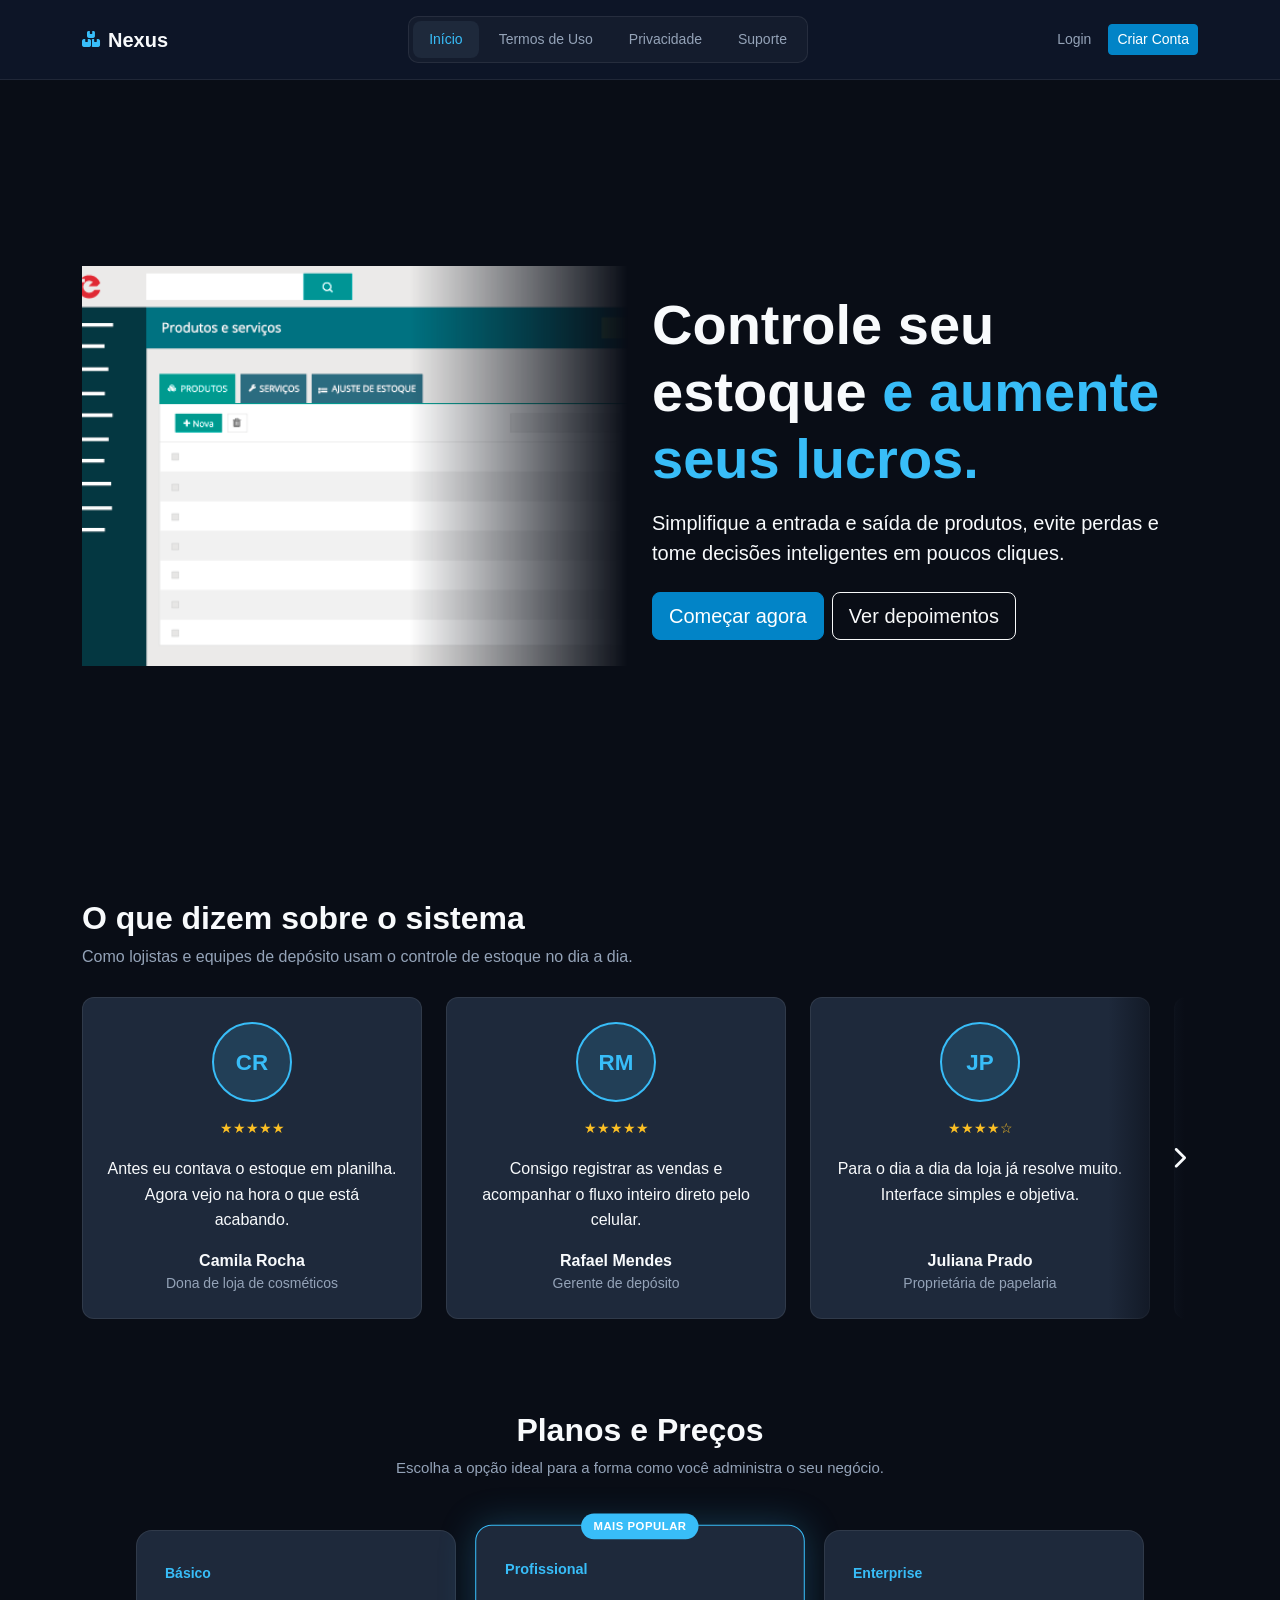
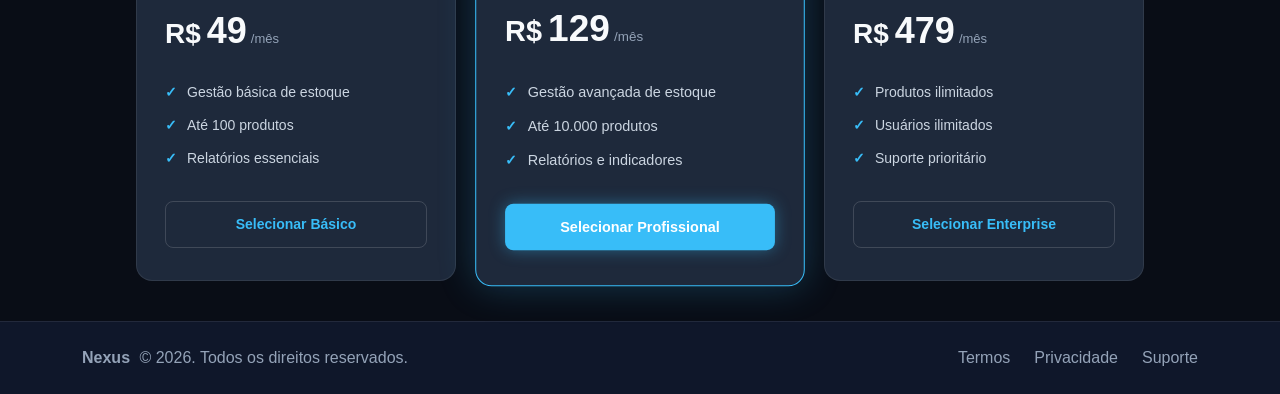
<file: index.html>
<!DOCTYPE html>
<html lang="pt-br">
<head>
    <meta charset="UTF-8"><meta name="viewport" content="width=device-width, initial-scale=1">
    <title>Nexus | Controle de estoque</title>
    <link href="https://cdn.jsdelivr.net/npm/bootstrap@5.3.8/dist/css/bootstrap.min.css" rel="stylesheet">
    <link href="https://cdnjs.cloudflare.com/ajax/libs/font-awesome/6.5.1/css/all.min.css" rel="stylesheet">
    <link href="assets/css/principal.css" rel="stylesheet"><link href="assets/css/planos.css" rel="stylesheet">
    <link href="paginas/depoimentos/depoimentos.css" rel="stylesheet">
</head>
<body class="d-flex flex-column min-vh-100">
    <div data-nexus-header data-base="" data-page="inicio"></div>
    <main class="flex-grow-1">
        <section class="container-xl py-5">
            <div class="row align-items-center min-vh-75"><div class="col-md-6"><div class="hero-image"><img src="assets/img/estoque.png" alt="Sistema de gerenciamento de estoque"></div></div>
            <div class="col-md-6"><h1 class="display-4 fw-bold">Controle seu estoque <span style="color:var(--cor-azul)">e aumente seus lucros.</span></h1><p class="lead mt-3">Simplifique a entrada e saída de produtos, evite perdas e tome decisões inteligentes em poucos cliques.</p><div class="mt-4"><a href="login/cadastro.html" class="btn btn-primary btn-lg me-2">Começar agora</a><a href="#depoimentos" class="btn btn-outline-light btn-lg">Ver depoimentos</a></div></div></div>
        </section>
        <section class="container-xl py-5" id="depoimentos"><h2 class="fw-bold mb-2">O que dizem sobre o sistema</h2><p class="mb-4" style="color:var(--cor-texto-secundario)">Como lojistas e equipes de depósito usam o controle de estoque no dia a dia.</p>
            <div class="feedback-carousel"><button type="button" class="feedback-seta feedback-seta-esq" data-dir="-1" aria-label="Anteriores"><i class="fa-solid fa-chevron-left"></i></button><div class="feedback-trilho" id="feedback-trilho" tabindex="0">
                <figure class="feedback-card dashboard-card p-4 m-0"><span class="feedback-foto feedback-iniciais">CR</span><div class="feedback-stars">★★★★★</div><blockquote class="feedback-texto">Antes eu contava o estoque em planilha. Agora vejo na hora o que está acabando.</blockquote><figcaption><strong>Camila Rocha</strong><small class="d-block" style="color:var(--cor-texto-secundario)">Dona de loja de cosméticos</small></figcaption></figure>
                <figure class="feedback-card dashboard-card p-4 m-0"><span class="feedback-foto feedback-iniciais">RM</span><div class="feedback-stars">★★★★★</div><blockquote class="feedback-texto">Consigo registrar as vendas e acompanhar o fluxo inteiro direto pelo celular.</blockquote><figcaption><strong>Rafael Mendes</strong><small class="d-block" style="color:var(--cor-texto-secundario)">Gerente de depósito</small></figcaption></figure>
                <figure class="feedback-card dashboard-card p-4 m-0"><span class="feedback-foto feedback-iniciais">JP</span><div class="feedback-stars">★★★★☆</div><blockquote class="feedback-texto">Para o dia a dia da loja já resolve muito. Interface simples e objetiva.</blockquote><figcaption><strong>Juliana Prado</strong><small class="d-block" style="color:var(--cor-texto-secundario)">Proprietária de papelaria</small></figcaption></figure>
                <figure class="feedback-card dashboard-card p-4 m-0"><span class="feedback-foto feedback-iniciais">MO</span><div class="feedback-stars">★★★★★</div><blockquote class="feedback-texto">Ver tudo em uma tela só poupou horas de conferência toda semana.</blockquote><figcaption><strong>Marcos Oliveira</strong><small class="d-block" style="color:var(--cor-texto-secundario)">Distribuidor de bebidas</small></figcaption></figure>
            </div><button type="button" class="feedback-seta feedback-seta-dir" data-dir="1" aria-label="Próximos"><i class="fa-solid fa-chevron-right"></i></button></div>
        </section>
        <section class="secao-planos" id="planos"><div class="titulo-secao"><h1>Planos e Preços</h1><p>Escolha a opção ideal para a forma como você administra o seu negócio.</p></div><div class="grid-planos">
            <div class="card-plano"><div class="nome-plano">Básico</div><div class="preco-plano"><span class="moeda">R$</span>49<span class="periodo">/mês</span></div><ul class="lista-recursos"><li>Gestão básica de estoque</li><li>Até 100 produtos</li><li>Relatórios essenciais</li></ul><a href="login/cadastro.html" class="btn-acao outline">Selecionar Básico</a></div>
            <div class="card-plano popular"><div class="badge-popular">MAIS POPULAR</div><div class="nome-plano">Profissional</div><div class="preco-plano"><span class="moeda">R$</span>129<span class="periodo">/mês</span></div><ul class="lista-recursos"><li>Gestão avançada de estoque</li><li>Até 10.000 produtos</li><li>Relatórios e indicadores</li></ul><a href="login/cadastro.html" class="btn-acao filled">Selecionar Profissional</a></div>
            <div class="card-plano"><div class="nome-plano">Enterprise</div><div class="preco-plano"><span class="moeda">R$</span>479<span class="periodo">/mês</span></div><ul class="lista-recursos"><li>Produtos ilimitados</li><li>Usuários ilimitados</li><li>Suporte prioritário</li></ul><a href="login/cadastro.html" class="btn-acao outline">Selecionar Enterprise</a></div>
        </div></section>
    </main>
    <div data-nexus-footer data-base=""></div>
    <script src="https://cdn.jsdelivr.net/npm/bootstrap@5.3.8/dist/js/bootstrap.bundle.min.js"></script>
    <script src="assets/js/database.js"></script><script src="assets/js/app.js"></script><script src="paginas/depoimentos/depoimentos.js"></script>
</body></html>
</file>
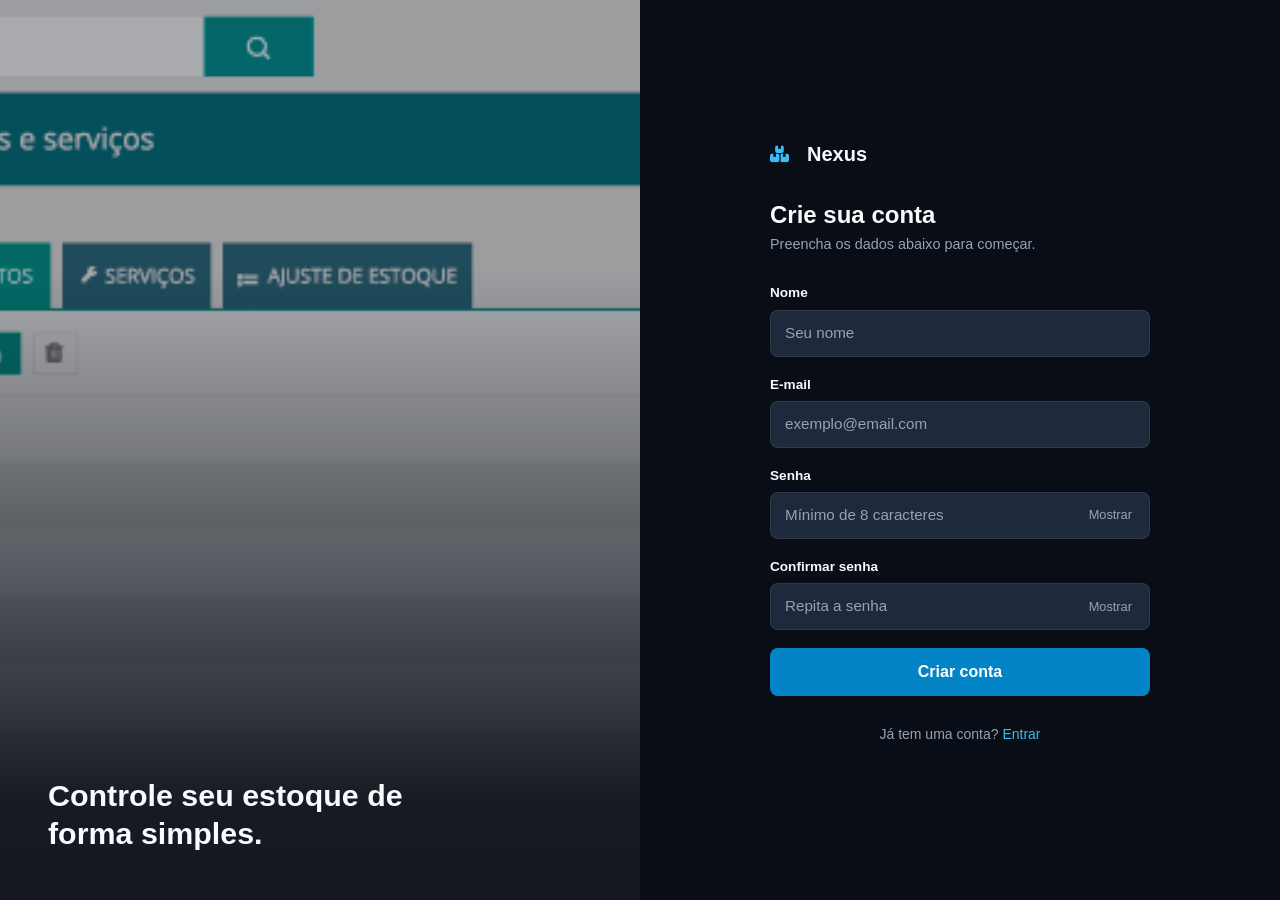
<file: login/cadastro.html>
<!DOCTYPE html>
<html lang="pt-br">
<head>
    <meta charset="UTF-8">
    <meta name="viewport" content="width=device-width, initial-scale=1.0">
    <title>Criar conta | Nexus</title>

    <link href="https://cdn.jsdelivr.net/npm/bootstrap@5.3.8/dist/css/bootstrap.min.css" rel="stylesheet">
    <link href="https://cdnjs.cloudflare.com/ajax/libs/font-awesome/6.5.1/css/all.min.css" rel="stylesheet">
    <link href="../assets/css/principal.css" rel="stylesheet">
    <link href="../assets/css/autenticacao.css" rel="stylesheet">
</head>
<body>

<div class="auth-page">

    <div class="auth-visual">
        <p>Controle seu estoque de forma simples.</p>
    </div>

    <main class="auth-side">
        <div class="auth-box">
            <a href="../index.html" class="auth-logo">
                <div class="logo-icon me-2">
                    <i class="fa-solid fa-boxes-stacked"></i>
                </div>
                <span class="fw-semibold fs-5">Nexus</span>
            </a>

            <h1>Crie sua conta</h1>
            <p class="auth-sub">Preencha os dados abaixo para começar.</p>

            <div id="aviso" class="aviso" role="alert"></div>

            <form action="#" method="post" id="form-cadastro">
                <div class="campo">
                    <label for="nome">Nome</label>
                    <input type="text" id="nome" name="nome" placeholder="Seu nome" autocomplete="name" required>
                </div>

                <div class="campo">
                    <label for="email">E-mail</label>
                    <input type="email" id="email" name="email" placeholder="exemplo@email.com" autocomplete="email" required>
                </div>

                <div class="campo">
                    <label for="senha">Senha</label>
                    <div class="campo-senha">
                        <input type="password" id="senha" name="senha" placeholder="Mínimo de 8 caracteres" minlength="8" autocomplete="new-password" required>
                        <button type="button" class="btn-mostrar" data-alvo="senha">Mostrar</button>
                    </div>
                </div>

                <div class="campo">
                    <label for="confirmar">Confirmar senha</label>
                    <div class="campo-senha">
                        <input type="password" id="confirmar" name="confirmar" placeholder="Repita a senha" autocomplete="new-password" required>
                        <button type="button" class="btn-mostrar" data-alvo="confirmar">Mostrar</button>
                    </div>
                </div>

                <button type="submit" class="btn-auth">Criar conta</button>
            </form>

            <p class="auth-troca">Já tem uma conta? <a href="login.html">Entrar</a></p>
        </div>
    </main>

</div>

<script src="../assets/js/database.js"></script>
<script>
    document.querySelectorAll('.btn-mostrar').forEach(function (btn) {
        btn.addEventListener('click', function () {
            var campo = document.getElementById(btn.dataset.alvo);
            var oculta = campo.type === 'password';
            campo.type = oculta ? 'text' : 'password';
            btn.textContent = oculta ? 'Ocultar' : 'Mostrar';
        });
    });

    var aviso = document.getElementById('aviso');
    function mostrarErro(texto) {
        aviso.textContent = texto;
        aviso.className = 'aviso erro';
    }

    document.getElementById('form-cadastro').addEventListener('submit', function (e) {
        e.preventDefault();
        var nome = document.getElementById('nome').value.trim();
        var email = document.getElementById('email').value.trim();
        var senha = document.getElementById('senha').value;
        var confirmar = document.getElementById('confirmar').value;

        if (!nome || !email || !senha || !confirmar) return mostrarErro('Preencha todos os campos.');
        if (senha.length < 8) return mostrarErro('A senha precisa ter pelo menos 8 caracteres.');
        if (senha !== confirmar) return mostrarErro('As senhas não são iguais.');

        var resultado = NexusDB.registrar(nome, email, senha);
        if (!resultado.ok) return mostrarErro('Já existe uma conta com esse e-mail. Tente entrar.');
        window.location.href = 'login.html?ok=1';
    });
</script>

</body>
</html>
</file>
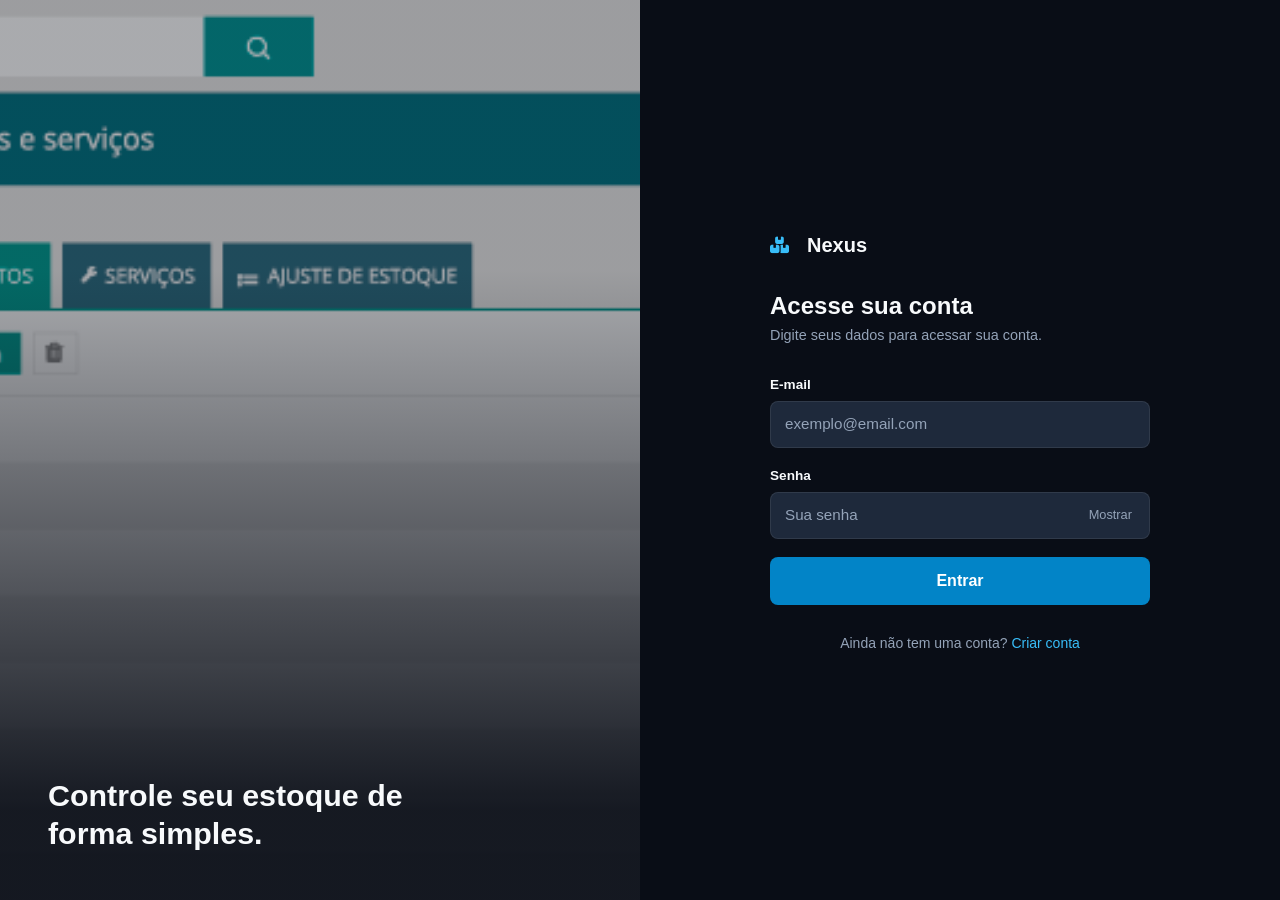
<file: login/login.html>
<!DOCTYPE html>
<html lang="pt-br">
<head>
    <meta charset="UTF-8">
    <meta name="viewport" content="width=device-width, initial-scale=1.0">
    <title>Entrar | Nexus</title>

    <link href="https://cdn.jsdelivr.net/npm/bootstrap@5.3.8/dist/css/bootstrap.min.css" rel="stylesheet">
    <link href="https://cdnjs.cloudflare.com/ajax/libs/font-awesome/6.5.1/css/all.min.css" rel="stylesheet">
    <link href="../assets/css/principal.css" rel="stylesheet">
    <link href="../assets/css/autenticacao.css" rel="stylesheet">
</head>
<body>

<div class="auth-page">

    <div class="auth-visual">
        <p>Controle seu estoque de forma simples.</p>
    </div>

    <main class="auth-side">
        <div class="auth-box">
            <a href="../index.html" class="auth-logo">
                <div class="logo-icon me-2">
                    <i class="fa-solid fa-boxes-stacked"></i>
                </div>
                <span class="fw-semibold fs-5">Nexus</span>
            </a>

            <h1>Acesse sua conta</h1>
            <p class="auth-sub">Digite seus dados para acessar sua conta.</p>

            <div id="aviso" class="aviso" role="alert"></div>

            <form id="form-login">
                <div class="campo">
                    <label for="email">E-mail</label>
                    <input type="email" id="email" name="email" placeholder="exemplo@email.com" autocomplete="email" required>
                </div>

                <div class="campo">
                    <label for="senha">Senha</label>
                    <div class="campo-senha">
                        <input type="password" id="senha" name="senha" placeholder="Sua senha" autocomplete="current-password" required>
                        <button type="button" class="btn-mostrar" data-alvo="senha">Mostrar</button>
                    </div>
                </div>

                <button type="submit" class="btn-auth">Entrar</button>
            </form>

            <p class="auth-troca">Ainda não tem uma conta? <a href="cadastro.html">Criar conta</a></p>
        </div>
    </main>

</div>

<script src="../assets/js/database.js"></script>
<script>
    document.querySelectorAll('.btn-mostrar').forEach(function (btn) {
        btn.addEventListener('click', function () {
            var campo = document.getElementById(btn.dataset.alvo);
            var oculta = campo.type === 'password';
            campo.type = oculta ? 'text' : 'password';
            btn.textContent = oculta ? 'Ocultar' : 'Mostrar';
        });
    });

    var aviso = document.getElementById('aviso');
    var params = new URLSearchParams(window.location.search);
    if (params.has('ok')) {
        aviso.textContent = 'Conta criada! Entre com seu e-mail e senha.';
        aviso.className = 'aviso sucesso';
    }

    document.getElementById('form-login').addEventListener('submit', function (e) {
        e.preventDefault();
        var email = document.getElementById('email').value.trim();
        var senha = document.getElementById('senha').value;
        var sessao = NexusDB.login(email, senha);
        if (!sessao) {
            aviso.textContent = 'E-mail ou senha incorretos.';
            aviso.className = 'aviso erro';
            return;
        }
        window.location.href = '../servicos/workspace.html';
    });
</script>

</body>
</html>
</file>
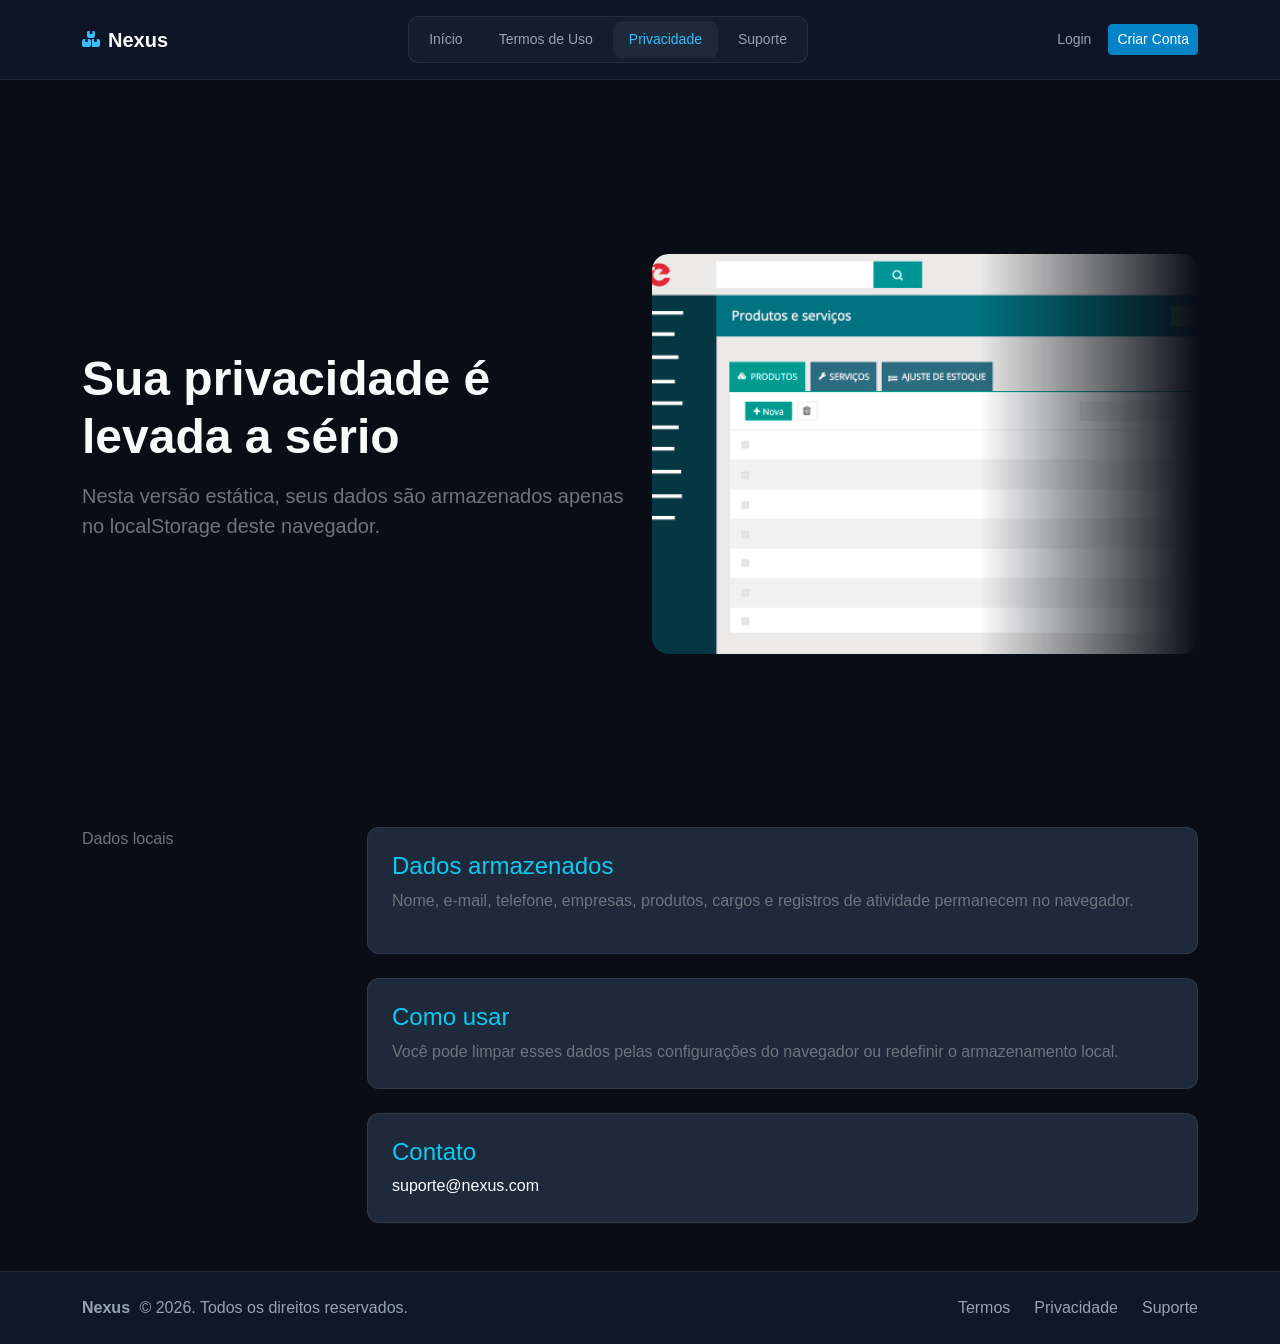
<file: paginas/privacidade.html>
<!DOCTYPE html><html lang="pt-br"><head><meta charset="UTF-8"><meta name="viewport" content="width=device-width,initial-scale=1"><title>Privacidade | Nexus</title><link href="https://cdn.jsdelivr.net/npm/bootstrap@5.3.8/dist/css/bootstrap.min.css" rel="stylesheet"><link href="https://cdnjs.cloudflare.com/ajax/libs/font-awesome/6.5.1/css/all.min.css" rel="stylesheet"><link href="../assets/css/principal.css" rel="stylesheet"></head><body class="d-flex flex-column min-vh-100"><div data-nexus-header data-base="../" data-page="privacidade"></div><main class="flex-grow-1"><section class="container-xl py-5"><div class="row align-items-center min-vh-75 py-5 g-4"><div class="col-lg-6"><h1 class="display-5 fw-bold mb-3">Sua privacidade é levada a sério</h1><p class="fs-5 text-secondary">Nesta versão estática, seus dados são armazenados apenas no localStorage deste navegador.</p></div><div class="col-lg-6"><div class="hero-image rounded-4"><img src="../assets/img/estoque.png" alt="Segurança de Dados"></div></div></div></section><section class="container-xl pb-5"><div class="row g-4"><aside class="col-lg-3 d-none d-lg-block"><nav class="d-flex flex-column gap-2"><span class="text-secondary">Dados locais</span></nav></aside><div class="col-lg-9 d-flex flex-column gap-4"><article class="dashboard-card p-4"><h2 class="text-info fs-4">Dados armazenados</h2><p class="text-secondary">Nome, e-mail, telefone, empresas, produtos, cargos e registros de atividade permanecem no navegador.</p></article><article class="dashboard-card p-4"><h2 class="text-info fs-4">Como usar</h2><p class="text-secondary mb-0">Você pode limpar esses dados pelas configurações do navegador ou redefinir o armazenamento local.</p></article><article class="dashboard-card p-4"><h2 class="text-info fs-4">Contato</h2><p class="text-secondary mb-0"><a href="mailto:suporte@nexus.com" class="text-white text-decoration-none">suporte@nexus.com</a></p></article></div></div></section></main><div data-nexus-footer data-base="../"></div><script src="https://cdn.jsdelivr.net/npm/bootstrap@5.3.8/dist/js/bootstrap.bundle.min.js"></script><script src="../assets/js/database.js"></script><script src="../assets/js/app.js"></script></body></html>
</file>
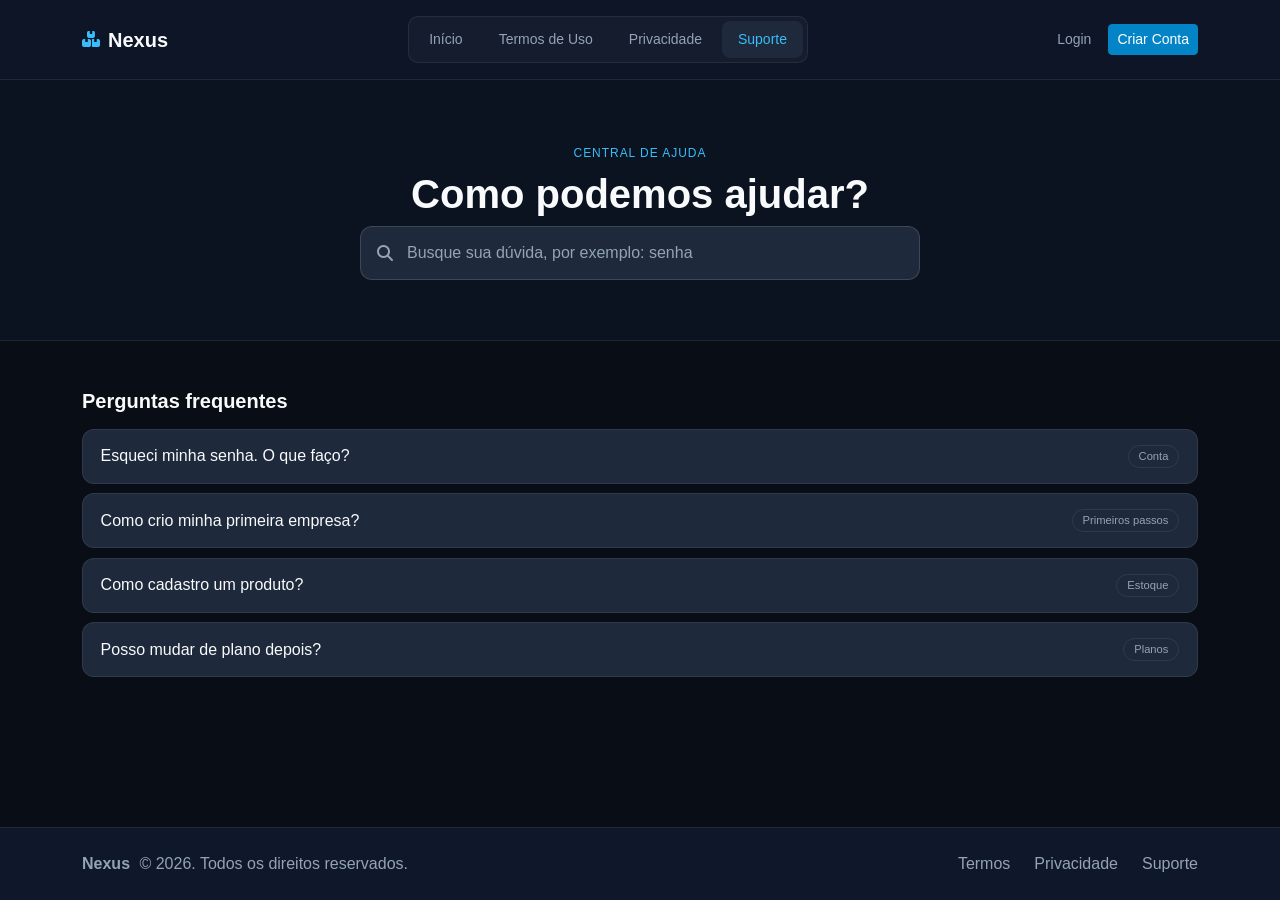
<file: paginas/suporte.html>
<!DOCTYPE html><html lang="pt-br"><head><meta charset="UTF-8"><meta name="viewport" content="width=device-width,initial-scale=1"><title>Suporte | Nexus</title><link href="https://cdn.jsdelivr.net/npm/bootstrap@5.3.8/dist/css/bootstrap.min.css" rel="stylesheet"><link href="https://cdnjs.cloudflare.com/ajax/libs/font-awesome/6.5.1/css/all.min.css" rel="stylesheet"><link href="../assets/css/principal.css" rel="stylesheet"><link href="../assets/css/suporte.css" rel="stylesheet"></head><body class="d-flex flex-column min-vh-100"><div data-nexus-header data-base="../" data-page="suporte"></div><main class="flex-grow-1"><section class="sup-hero"><div class="container-xl"><div class="sup-eyebrow">CENTRAL DE AJUDA</div><h1 class="fw-bold mt-2 mb-2">Como podemos ajudar?</h1><div class="sup-busca"><i class="fa-solid fa-magnifying-glass"></i><input id="busca" placeholder="Busque sua dúvida, por exemplo: senha"></div></div></section><section class="container-xl py-5"><h2 class="sup-titulo">Perguntas frequentes</h2><p class="sup-sub" id="contagem"></p><div id="lista"><details class="sup-item" data-cat="conta"><summary><span class="sup-q">Esqueci minha senha. O que faço?</span><span class="sup-tag">Conta</span></summary><div class="sup-resp">Use o cadastro novamente ou solicite redefinição ao suporte por e-mail.</div></details><details class="sup-item" data-cat="primeiros"><summary><span class="sup-q">Como crio minha primeira empresa?</span><span class="sup-tag">Primeiros passos</span></summary><div class="sup-resp">Entre no Workspace e clique em Criar Empresa.</div></details><details class="sup-item" data-cat="estoque"><summary><span class="sup-q">Como cadastro um produto?</span><span class="sup-tag">Estoque</span></summary><div class="sup-resp">Em Produtos, crie uma seção e use o botão + dentro dela.</div></details><details class="sup-item" data-cat="planos"><summary><span class="sup-q">Posso mudar de plano depois?</span><span class="sup-tag">Planos</span></summary><div class="sup-resp">Sim, ao criar uma nova empresa você pode escolher o plano desejado.</div></details></div><div id="vazio" class="dashboard-card p-4 d-none">Nenhuma pergunta encontrada.</div></section></main><div data-nexus-footer data-base="../"></div><script src="https://cdn.jsdelivr.net/npm/bootstrap@5.3.8/dist/js/bootstrap.bundle.min.js"></script><script src="../assets/js/database.js"></script><script src="../assets/js/app.js"></script><script src="../assets/js/suporte.js"></script></body></html>
</file>
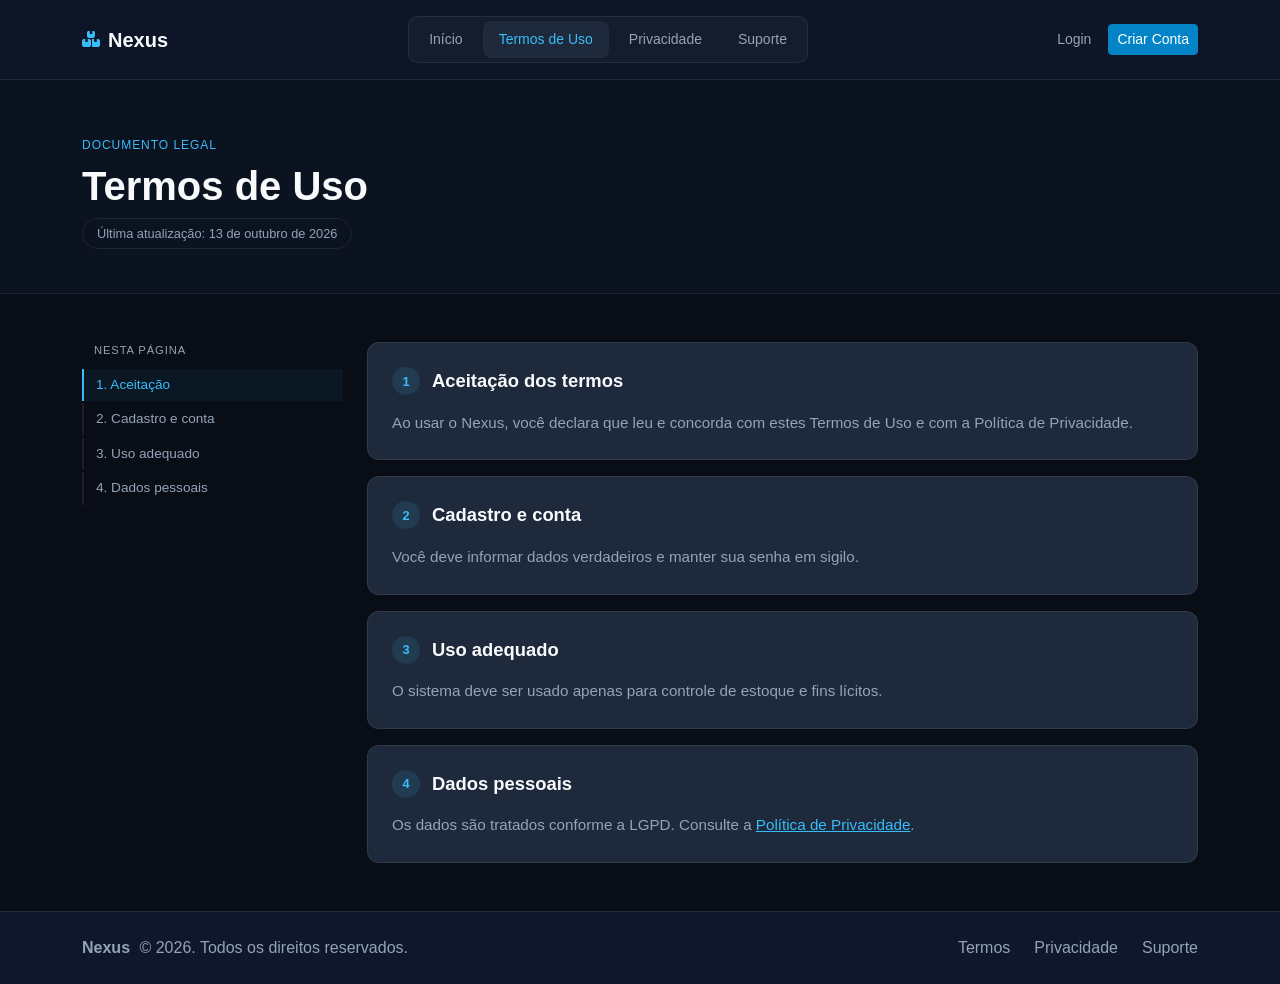
<file: paginas/termos.html>
<!DOCTYPE html><html lang="pt-br"><head><meta charset="UTF-8"><meta name="viewport" content="width=device-width,initial-scale=1"><title>Termos de Uso | Nexus</title><link href="https://cdn.jsdelivr.net/npm/bootstrap@5.3.8/dist/css/bootstrap.min.css" rel="stylesheet"><link href="https://cdnjs.cloudflare.com/ajax/libs/font-awesome/6.5.1/css/all.min.css" rel="stylesheet"><link href="../assets/css/principal.css" rel="stylesheet"><link href="../assets/css/termos.css" rel="stylesheet"></head><body class="d-flex flex-column min-vh-100"><div data-nexus-header data-base="../" data-page="termos"></div><main class="flex-grow-1"><section class="termos-hero"><div class="container-xl"><div class="termos-eyebrow">DOCUMENTO LEGAL</div><h1 class="fw-bold mt-2">Termos de Uso</h1><span class="termos-data">Última atualização: 13 de outubro de 2026</span></div></section><section class="container-xl py-5"><div class="row g-4"><aside class="col-lg-3 d-none d-lg-block"><nav class="termos-indice"><div class="termos-indice-titulo">NESTA PÁGINA</div><a href="#aceitacao" data-alvo="aceitacao">1. Aceitação</a><a href="#conta" data-alvo="conta">2. Cadastro e conta</a><a href="#uso" data-alvo="uso">3. Uso adequado</a><a href="#dados" data-alvo="dados">4. Dados pessoais</a></nav></aside><div class="col-lg-9 d-flex flex-column gap-3"><article class="dashboard-card p-4 termos-secao" id="aceitacao"><h2 class="termos-h2"><span class="termos-num">1</span> Aceitação dos termos</h2><div class="termos-texto"><p>Ao usar o Nexus, você declara que leu e concorda com estes Termos de Uso e com a Política de Privacidade.</p></div></article><article class="dashboard-card p-4 termos-secao" id="conta"><h2 class="termos-h2"><span class="termos-num">2</span> Cadastro e conta</h2><div class="termos-texto"><p>Você deve informar dados verdadeiros e manter sua senha em sigilo.</p></div></article><article class="dashboard-card p-4 termos-secao" id="uso"><h2 class="termos-h2"><span class="termos-num">3</span> Uso adequado</h2><div class="termos-texto"><p>O sistema deve ser usado apenas para controle de estoque e fins lícitos.</p></div></article><article class="dashboard-card p-4 termos-secao" id="dados"><h2 class="termos-h2"><span class="termos-num">4</span> Dados pessoais</h2><div class="termos-texto"><p>Os dados são tratados conforme a LGPD. Consulte a <a href="privacidade.html">Política de Privacidade</a>.</p></div></article></div></div></section><a href="#" class="termos-topo" id="voltar-topo" aria-label="Voltar ao topo"><i class="fa-solid fa-arrow-up"></i></a></main><div data-nexus-footer data-base="../"></div><script src="https://cdn.jsdelivr.net/npm/bootstrap@5.3.8/dist/js/bootstrap.bundle.min.js"></script><script src="../assets/js/database.js"></script><script src="../assets/js/app.js"></script><script src="../assets/js/termos.js"></script></body></html>
</file>
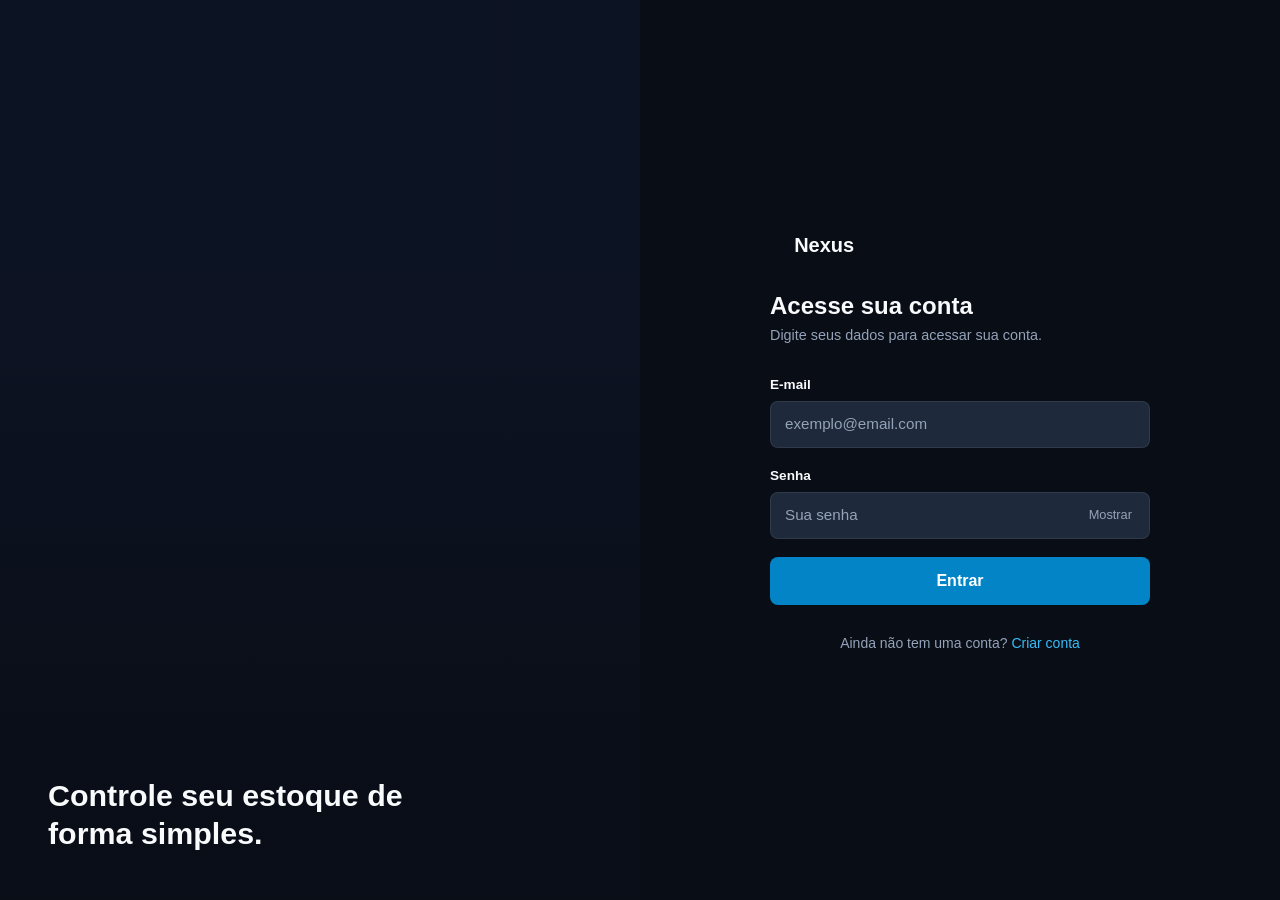
<file: servicos/cargos.html>
<!DOCTYPE html><html lang="pt-br"><head><meta charset="UTF-8"><meta http-equiv="refresh" content="0;url=usuarios.html"><title>Cargos | Nexus</title></head><body><a href="usuarios.html">Ir para usuários e cargos</a></body></html>
</file>
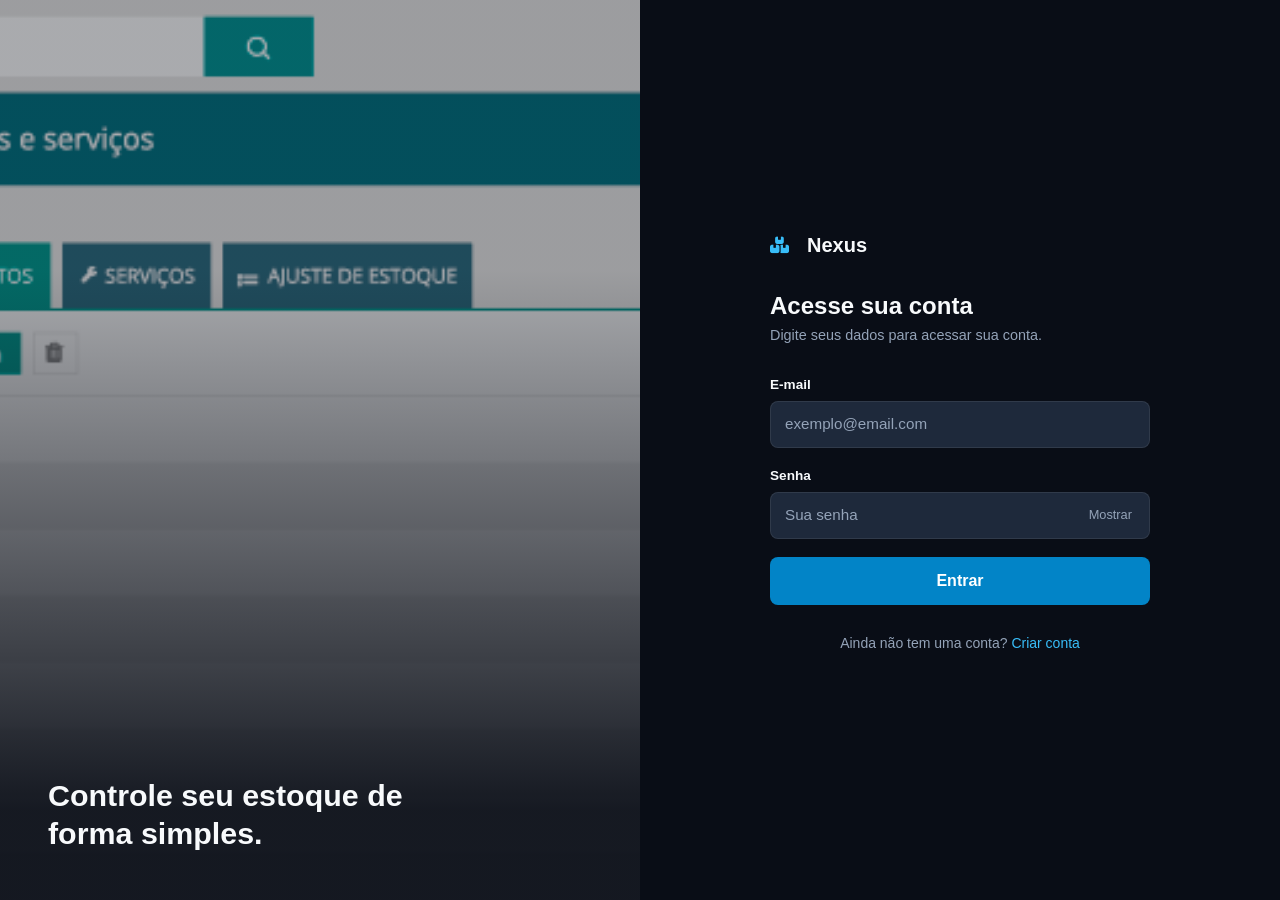
<file: servicos/criar-empresa.html>
<!DOCTYPE html><html lang="pt-br"><head><meta charset="UTF-8"><meta name="viewport" content="width=device-width, initial-scale=1"><title>Criar empresa | Nexus</title><link href="https://cdn.jsdelivr.net/npm/bootstrap@5.3.8/dist/css/bootstrap.min.css" rel="stylesheet"><link href="https://cdnjs.cloudflare.com/ajax/libs/font-awesome/6.5.1/css/all.min.css" rel="stylesheet"><link href="../assets/css/principal.css" rel="stylesheet"><link href="../assets/css/planos.css" rel="stylesheet"></head>
<body class="d-flex flex-column min-vh-100"><div data-nexus-header data-base="../" data-internal="true"></div><main class="flex-grow-1 py-5"><div class="container"><div class="row g-4"><div class="col-lg-6"><div class="dashboard-card p-4"><h2>Criar Nova Empresa</h2><form id="form-empresa" class="d-flex flex-column gap-3 mt-3"><div><label class="form-label">Nome</label><input class="form-control bg-dark text-white border-secondary" name="nome" required></div><div><label class="form-label">Descrição</label><textarea class="form-control bg-dark text-white border-secondary" name="descricao"></textarea></div><div><label class="form-label">Plano</label><select class="form-select bg-dark text-white border-secondary" name="plano"><option value="basico">Básico</option><option value="profissional" selected>Profissional</option><option value="enterprise">Enterprise</option></select></div><button class="btn btn-primary">Cadastrar Empresa</button></form></div></div><div class="col-lg-6"><div class="secao-planos p-0"><div class="grid-planos"><div class="card-plano"><div class="nome-plano">Básico</div><div class="preco-plano">R$49</div></div><div class="card-plano popular"><div class="badge-popular">MAIS POPULAR</div><div class="nome-plano">Profissional</div><div class="preco-plano">R$129</div></div></div></div></div></div></div></main><div data-nexus-footer data-base="../"></div>
<script src="https://cdn.jsdelivr.net/npm/bootstrap@5.3.8/dist/js/bootstrap.bundle.min.js"></script><script src="../assets/js/database.js"></script><script src="../assets/js/app.js"></script><script>const s=NexusDB.session();if(!s)location.replace('../login/login.html');document.getElementById('form-empresa').addEventListener('submit',e=>{e.preventDefault();const fd=new FormData(e.target);NexusDB.criarEmpresa(s.usuario_id,{nome:fd.get('nome').trim(),descricao:fd.get('descricao').trim(),plano:fd.get('plano')});location.href='workspace.html';});</script></body></html>
</file>
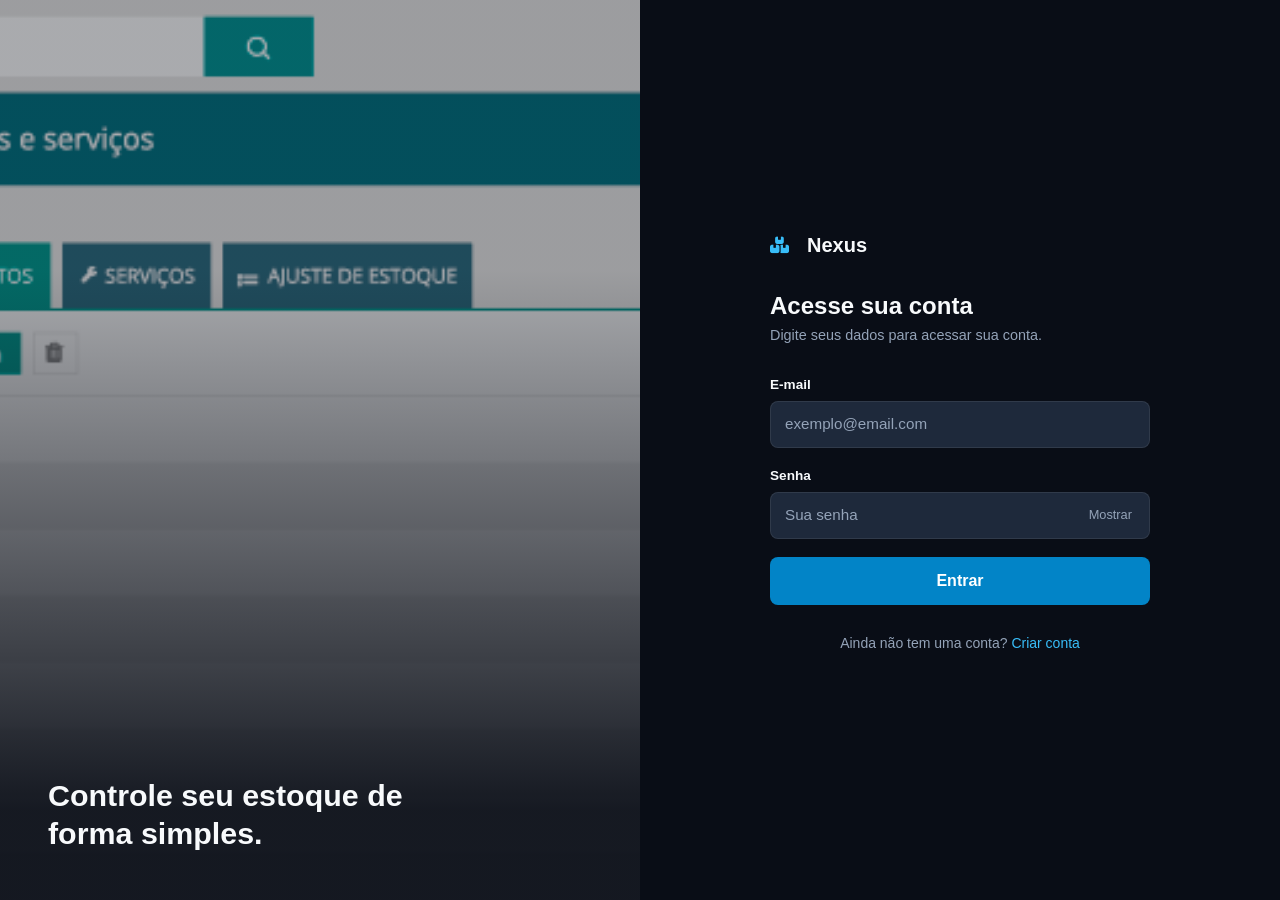
<file: servicos/dashboard.html>
<!DOCTYPE html><html lang="pt-br"><head><meta charset="UTF-8"><meta name="viewport" content="width=device-width,initial-scale=1"><title>Dashboard | Nexus</title><link href="https://cdn.jsdelivr.net/npm/bootstrap@5.3.8/dist/css/bootstrap.min.css" rel="stylesheet"><link href="https://cdnjs.cloudflare.com/ajax/libs/font-awesome/6.5.1/css/all.min.css" rel="stylesheet"><link href="../assets/css/principal.css" rel="stylesheet"><link href="../assets/css/dashboard.css" rel="stylesheet"></head><body class="d-flex flex-column min-vh-100"><div data-nexus-header data-base="../" data-internal="true" data-page="dashboard"></div><main class="flex-grow-1"><div class="container-fluid px-4 py-4"><h2 class="fw-bold text-white mb-4">Dashboard</h2><div class="row g-3"><div class="col-md-3"><div class="card-custom"><small class="text-secondary">Produtos</small><h3 id="kpi-produtos">0</h3></div></div><div class="col-md-3"><div class="card-custom"><small class="text-secondary">Unidades</small><h3 id="kpi-unidades">0</h3></div></div><div class="col-md-3"><div class="card-custom"><small class="text-secondary">Valor de custo</small><h3 id="kpi-custo">R$ 0</h3></div></div><div class="col-md-3"><div class="card-custom"><small class="text-secondary">Seções</small><h3 id="kpi-secoes">0</h3></div></div></div><div class="row g-3 mt-3"><div class="col-lg-8"><div class="card-custom"><h5>Produtos</h5><div class="table-responsive mt-3"><table class="table table-dark-custom"><thead><tr><th>Nome</th><th>Quantidade</th><th>Preço</th></tr></thead><tbody id="tbody-produtos"></tbody></table></div></div></div><div class="col-lg-4"><div class="card-custom"><h5>Ações rápidas</h5><div class="d-flex flex-column gap-2 mt-3"><a href="produtos.html" class="btn btn-outline-light btn-sm">Gerenciar produtos</a><a href="usuarios.html" class="btn btn-outline-light btn-sm">Gerenciar usuários</a><a href="logs.html" class="btn btn-outline-light btn-sm">Ver logs</a></div></div></div></div></div></main><div data-nexus-footer data-base="../"></div><script src="https://cdn.jsdelivr.net/npm/bootstrap@5.3.8/dist/js/bootstrap.bundle.min.js"></script><script src="../assets/js/database.js"></script><script src="../assets/js/app.js"></script><script>const s=NexusDB.session();if(!s)location.replace('../login/login.html');let empresaId=s.empresa_id||NexusDB.listarEmpresas(s.usuario_id)[0]?.empresa.id;if(!empresaId)location.replace('workspace.html');const d=NexusDB.db,prod=d.produtos.filter(p=>p.empresa_id===empresaId),secs=d.secoes.filter(x=>x.empresa_id===empresaId);document.getElementById('kpi-produtos').textContent=prod.length;document.getElementById('kpi-unidades').textContent=prod.reduce((n,p)=>n+Number(p.quantidade),0);document.getElementById('kpi-custo').textContent='R$ '+prod.reduce((n,p)=>n+Number(p.quantidade)*Number(p.custo),0).toLocaleString('pt-BR',{minimumFractionDigits:2});document.getElementById('kpi-secoes').textContent=secs.length;const tb=document.getElementById('tbody-produtos');prod.forEach(p=>{const tr=document.createElement('tr');tr.innerHTML='<td>'+p.nome+'</td><td>'+p.quantidade+'</td><td>R$ '+Number(p.preco).toFixed(2)+'</td>';tb.appendChild(tr)});</script></body></html>
</file>
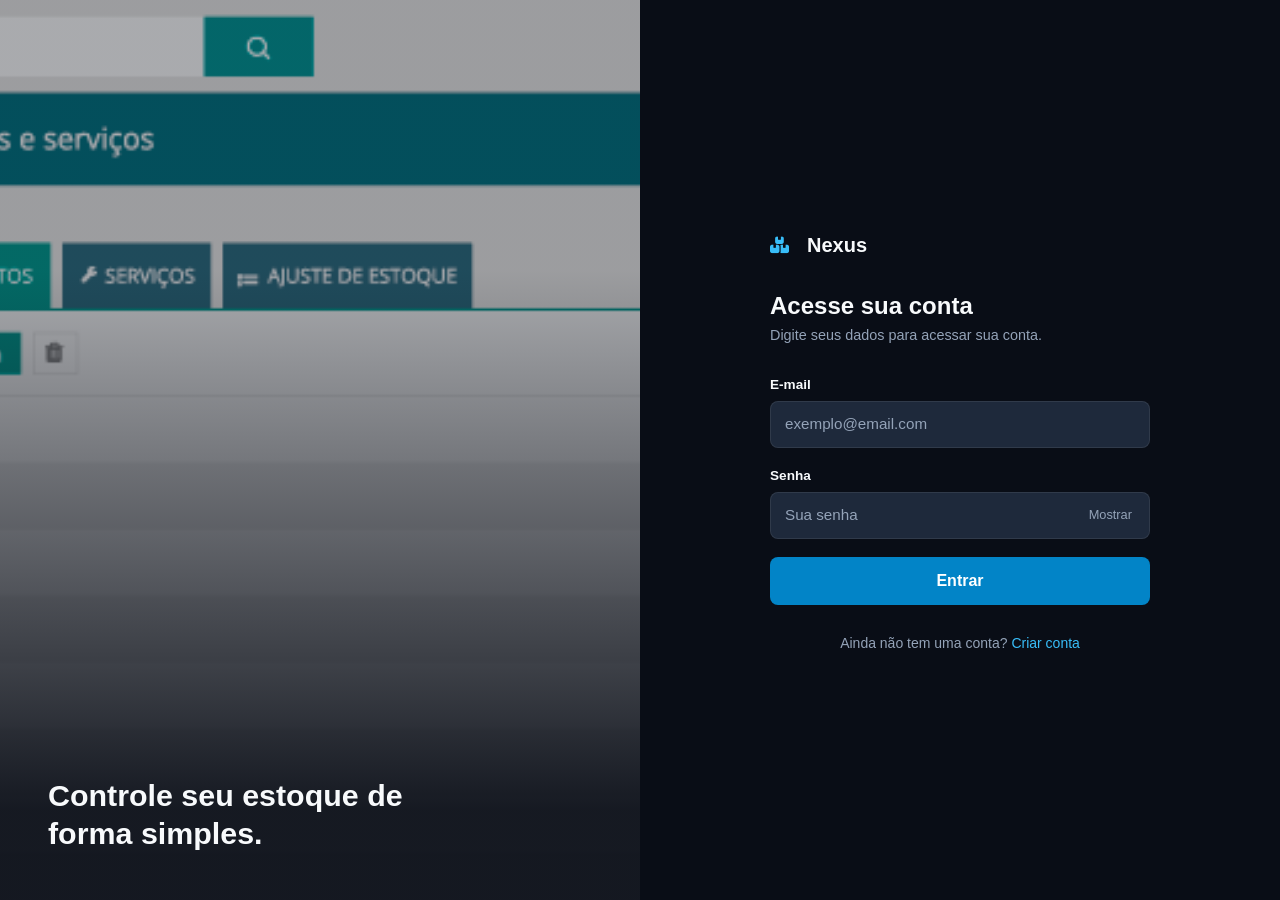
<file: servicos/logs.html>
<!DOCTYPE html><html lang="pt-br"><head><meta charset="UTF-8"><meta name="viewport" content="width=device-width,initial-scale=1"><title>Logs | Nexus</title><link href="https://cdn.jsdelivr.net/npm/bootstrap@5.3.8/dist/css/bootstrap.min.css" rel="stylesheet"><link href="https://cdnjs.cloudflare.com/ajax/libs/font-awesome/6.5.1/css/all.min.css" rel="stylesheet"><link href="../assets/css/principal.css" rel="stylesheet"><link href="../assets/css/logs.css" rel="stylesheet"></head><body class="d-flex flex-column min-vh-100"><div data-nexus-header data-base="../" data-internal="true" data-page="logs"></div><main class="flex-grow-1 py-4"><div class="container logs-shell"><section class="logs-panel"><div class="logs-header"><div><span class="logs-eyebrow">Registro</span><h1>Ocorrências e logs</h1></div></div></section><div class="logs-grid"><section class="logs-form-panel"><h2>Nova ocorrência</h2><form id="form-log" class="logs-form"><label>Tipo<select id="tipo" class="form-select"><option value="ocorrencia">Ocorrência</option><option value="suporte">Suporte</option><option value="entrada">Entrada</option><option value="saida">Saída</option><option value="ajuste">Ajuste</option></select></label><div id="mov" hidden><label>Produto<select id="produto" class="form-select"></select></label><label>Quantidade<input id="quantidade" type="number" min="1" class="form-control"></label><label>Valor unitário<input id="valor" type="number" step="0.01" class="form-control"></label></div><label id="titulo-field">Título<input id="titulo" class="form-control"></label><label id="desc-field">Descrição<textarea id="descricao" class="form-control" rows="4"></textarea></label><button class="btn btn-primary">Salvar registro</button></form></section><section class="logs-list-panel" id="lista-logs"></section></div></div></main><div data-nexus-footer data-base="../"></div><script src="https://cdn.jsdelivr.net/npm/bootstrap@5.3.8/dist/js/bootstrap.bundle.min.js"></script><script src="../assets/js/database.js"></script><script src="../assets/js/app.js"></script><script>const s=NexusDB.session();if(!s)location.replace('../login/login.html');let empresaId=s.empresa_id||NexusDB.listarEmpresas(s.usuario_id)[0]?.empresa.id;if(!empresaId)location.replace('workspace.html');const db=NexusDB.db,produtoSel=document.getElementById('produto');db.produtos.filter(p=>p.empresa_id===empresaId).forEach(p=>{const o=document.createElement('option');o.value=p.id;o.textContent=p.nome;produtoSel.appendChild(o)});function render(){const l=document.getElementById('lista-logs');l.innerHTML='';NexusDB.listarLogs(empresaId).forEach(x=>{const c=document.createElement('details');c.className='log-card';c.open=x.id===NexusDB.listarLogs(empresaId)[0]?.id;c.innerHTML='<summary><span class="log-card__title">'+x.acao.replaceAll('_',' ')+'</span><span class="log-card__meta">'+new Date(x.created_at).toLocaleString('pt-BR')+'</span></summary><div class="log-card__body">'+x.detalhes+'</div>';l.appendChild(c)});if(!l.children.length)l.innerHTML='<div class="logs-empty">Nenhum registro encontrado.</div>'}document.getElementById('tipo').onchange=e=>{const m=['entrada','saida'].includes(e.target.value);document.getElementById('mov').hidden=!m;document.getElementById('titulo-field').hidden=m;document.getElementById('desc-field').hidden=m};document.getElementById('form-log').onsubmit=e=>{e.preventDefault();const tipo=document.getElementById('tipo').value;if(['entrada','saida'].includes(tipo)){const erro=NexusDB.registrarMovimentacao(empresaId,{tipo,produto_id:Number(produtoSel.value),quantidade:Number(document.getElementById('quantidade').value),valor_unitario:Number(document.getElementById('valor').value||0),created_at:new Date().toISOString()});if(erro)return alert(erro)}else{const d=NexusDB.db;d.ocorrencias.push({id:Math.max(0,...d.ocorrencias.map(x=>x.id))+1,empresa_id:empresaId,usuario_id:s.usuario_id,tipo,titulo:document.getElementById('titulo').value,descricao:document.getElementById('descricao').value,prioridade:'media',status:'aberto',created_at:new Date().toISOString()});NexusDB.persist(d);NexusDB.log(empresaId,s.usuario_id,tipo,'suporte_ocorrencias',document.getElementById('titulo').value+': '+document.getElementById('descricao').value)}e.target.reset();render()};render();</script></body></html>
</file>
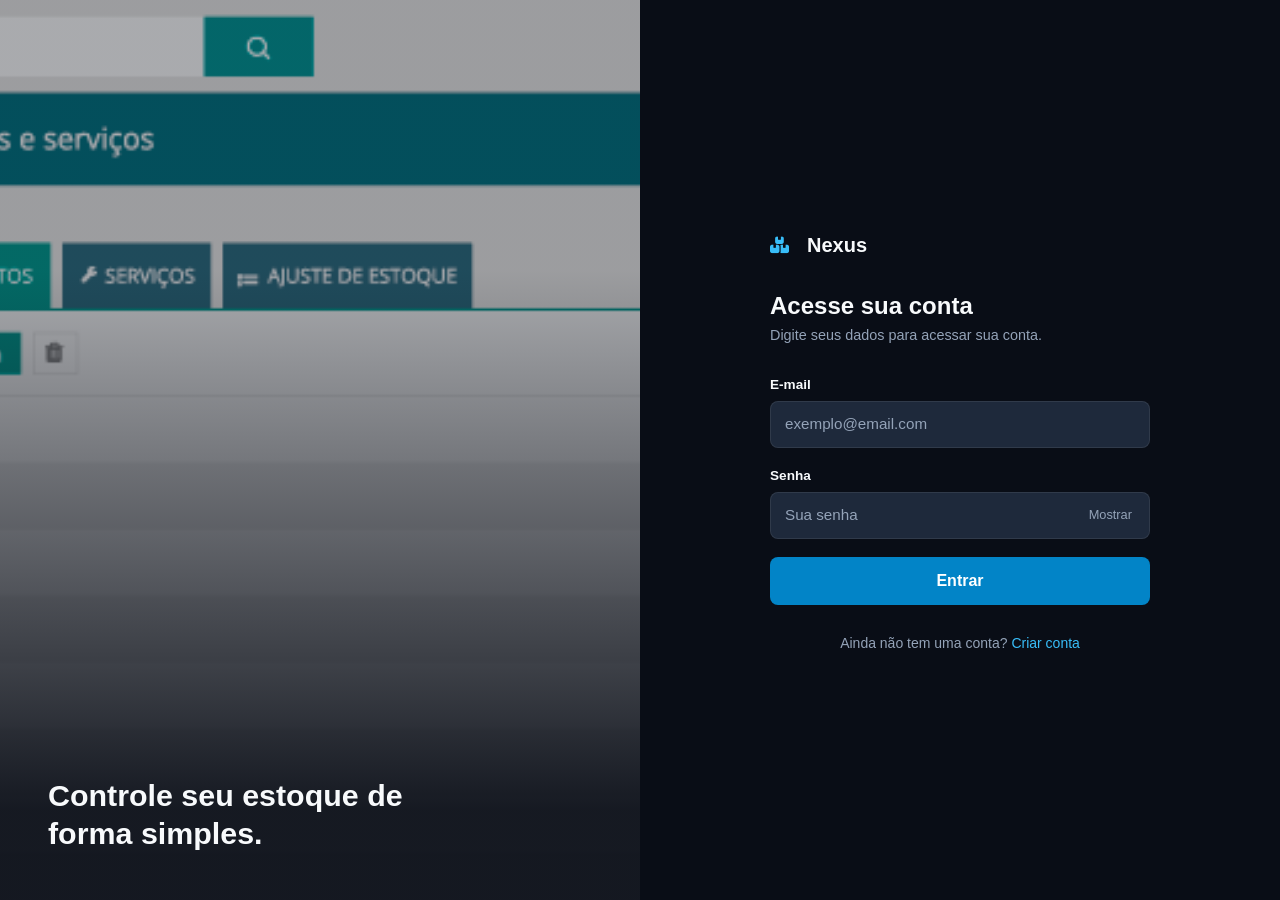
<file: servicos/perfil.html>
<!DOCTYPE html><html lang="pt-br"><head><meta charset="UTF-8"><meta name="viewport" content="width=device-width,initial-scale=1"><title>Meu Perfil | Nexus</title><link href="https://cdn.jsdelivr.net/npm/bootstrap@5.3.8/dist/css/bootstrap.min.css" rel="stylesheet"><link href="https://cdnjs.cloudflare.com/ajax/libs/font-awesome/6.5.1/css/all.min.css" rel="stylesheet"><link href="../assets/css/principal.css" rel="stylesheet"><link href="../assets/css/perfil.css" rel="stylesheet"></head><body class="d-flex flex-column min-vh-100"><div data-nexus-header data-base="../" data-internal="true"></div><main class="flex-grow-1 py-5"><div class="container perfil-shell"><div class="perfil-card"><div class="perfil-header"><div class="perfil-avatar" id="avatar">U</div><div><h4 class="text-white fw-bold mb-1">Meu Perfil</h4><p class="text-secondary small mb-0">Gerencie suas informações pessoais.</p></div></div><form id="form-perfil" class="perfil-form"><div class="form-grid"><div><label class="form-label">Nome</label><input id="nome" class="form-control bg-dark text-white border-secondary" required></div><div><label class="form-label">E-mail</label><input id="email" type="email" class="form-control bg-dark text-white border-secondary" required></div></div><div><label class="form-label">Telefone</label><input id="telefone" class="form-control bg-dark text-white border-secondary"></div><div><label class="form-label">Biografia</label><textarea id="bio" class="form-control bg-dark text-white border-secondary" rows="4"></textarea></div><div><label class="form-label">Nova senha</label><input id="senha" type="password" class="form-control bg-dark text-white border-secondary" placeholder="Deixe em branco para manter"></div><div class="d-flex gap-2"><button class="btn btn-primary flex-grow-1">Salvar Alterações</button><a href="workspace.html" class="btn btn-outline-secondary">Voltar</a></div></form></div></div></main><div data-nexus-footer data-base="../"></div><script src="https://cdn.jsdelivr.net/npm/bootstrap@5.3.8/dist/js/bootstrap.bundle.min.js"></script><script src="../assets/js/database.js"></script><script src="../assets/js/app.js"></script><script>const s=NexusDB.session();if(!s)location.replace('../login/login.html');const u=NexusDB.getUsuario(s.usuario_id);document.getElementById('avatar').textContent=u.nome.charAt(0).toUpperCase();document.getElementById('nome').value=u.nome;document.getElementById('email').value=u.email;document.getElementById('telefone').value=u.telefone||'';document.getElementById('bio').value=u.bio||'';document.getElementById('form-perfil').onsubmit=e=>{e.preventDefault();const senha=document.getElementById('senha').value,d={nome:document.getElementById('nome').value.trim(),email:document.getElementById('email').value.trim().toLowerCase(),telefone:document.getElementById('telefone').value.trim(),bio:document.getElementById('bio').value.trim()};if(senha){if(senha.length<8)return alert('A nova senha deve ter pelo menos 8 caracteres');d.senha=senha}NexusDB.atualizarUsuario(u.id,d);alert('Perfil atualizado com sucesso.');};</script></body></html>
</file>
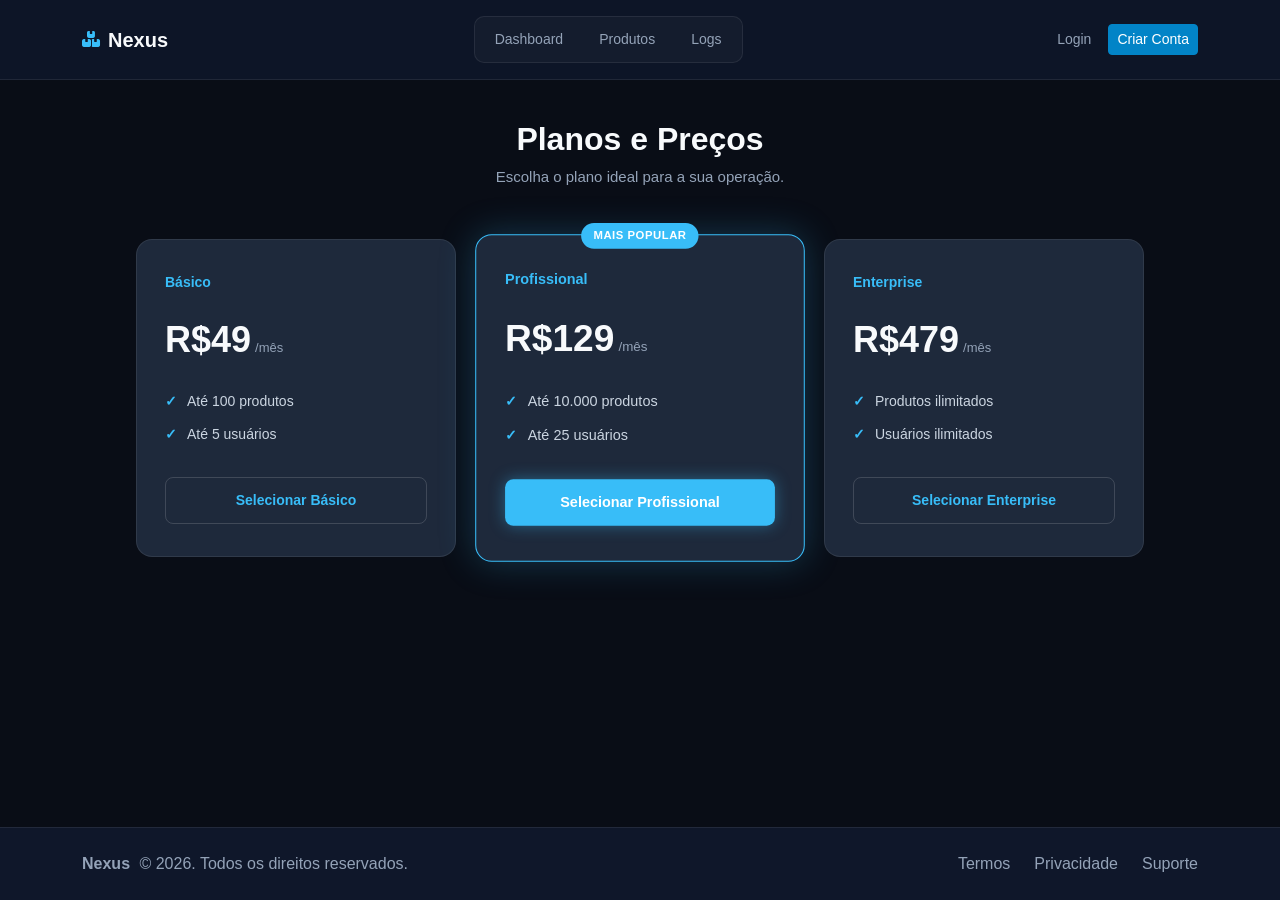
<file: servicos/planos.html>
<!DOCTYPE html><html lang="pt-br"><head><meta charset="UTF-8"><meta name="viewport" content="width=device-width,initial-scale=1"><title>Planos | Nexus</title><link href="https://cdn.jsdelivr.net/npm/bootstrap@5.3.8/dist/css/bootstrap.min.css" rel="stylesheet"><link href="https://cdnjs.cloudflare.com/ajax/libs/font-awesome/6.5.1/css/all.min.css" rel="stylesheet"><link href="../assets/css/principal.css" rel="stylesheet"><link href="../assets/css/planos.css" rel="stylesheet"></head><body class="d-flex flex-column min-vh-100"><div data-nexus-header data-base="../" data-internal="true"></div><main class="flex-grow-1"><section class="secao-planos"><div class="titulo-secao"><h1>Planos e Preços</h1><p>Escolha o plano ideal para a sua operação.</p></div><div class="grid-planos"><div class="card-plano"><div class="nome-plano">Básico</div><div class="preco-plano">R$49<span class="periodo">/mês</span></div><ul class="lista-recursos"><li>Até 100 produtos</li><li>Até 5 usuários</li></ul><a href="criar-empresa.html" class="btn-acao outline">Selecionar Básico</a></div><div class="card-plano popular"><div class="badge-popular">MAIS POPULAR</div><div class="nome-plano">Profissional</div><div class="preco-plano">R$129<span class="periodo">/mês</span></div><ul class="lista-recursos"><li>Até 10.000 produtos</li><li>Até 25 usuários</li></ul><a href="criar-empresa.html" class="btn-acao filled">Selecionar Profissional</a></div><div class="card-plano"><div class="nome-plano">Enterprise</div><div class="preco-plano">R$479<span class="periodo">/mês</span></div><ul class="lista-recursos"><li>Produtos ilimitados</li><li>Usuários ilimitados</li></ul><a href="criar-empresa.html" class="btn-acao outline">Selecionar Enterprise</a></div></div></section></main><div data-nexus-footer data-base="../"></div><script src="https://cdn.jsdelivr.net/npm/bootstrap@5.3.8/dist/js/bootstrap.bundle.min.js"></script><script src="../assets/js/database.js"></script><script src="../assets/js/app.js"></script></body></html>
</file>
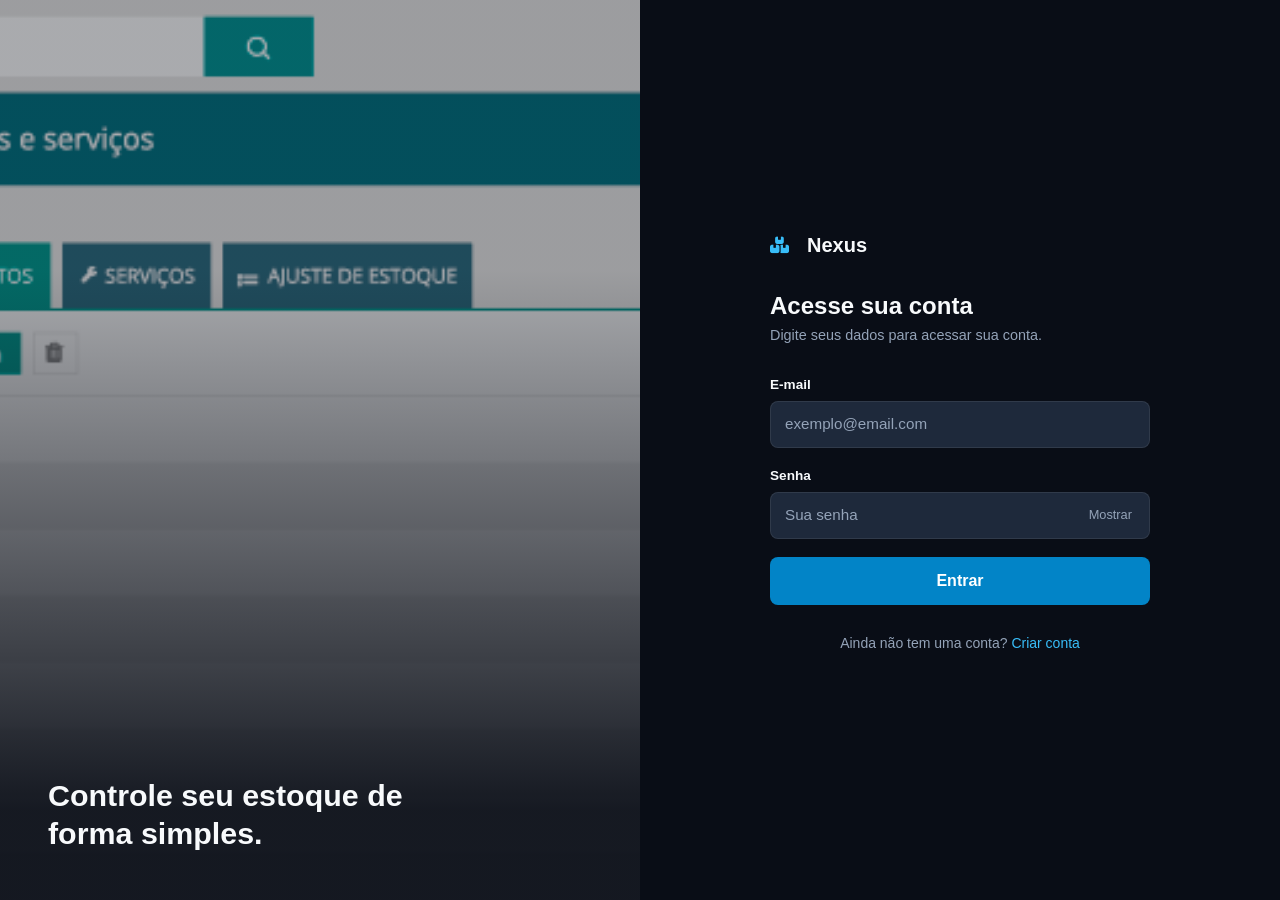
<file: servicos/produtos.html>
<!DOCTYPE html><html lang="pt-br"><head><meta charset="UTF-8"><meta name="viewport" content="width=device-width, initial-scale=1"><title>Produtos | Nexus</title><link href="https://cdn.jsdelivr.net/npm/bootstrap@5.3.8/dist/css/bootstrap.min.css" rel="stylesheet"><link href="https://cdnjs.cloudflare.com/ajax/libs/font-awesome/6.5.1/css/all.min.css" rel="stylesheet"><link href="../assets/css/principal.css" rel="stylesheet"></head>
<body class="d-flex flex-column min-vh-100"><div data-nexus-header data-base="../" data-internal="true" data-page="produtos"></div><main class="flex-grow-1"><div class="container-fluid px-4 py-4"><h2 class="fw-bold text-white mb-3">Verifique seus Produtos</h2><button id="nova-secao" class="btn btn-primary mb-4">Criar Seção</button><div id="lista-secoes" class="row g-3"></div></div></main><div data-nexus-footer data-base="../"></div>
<div class="modal fade" id="modal-produto" tabindex="-1"><div class="modal-dialog"><div class="modal-content bg-dark text-white"><form id="form-produto" class="p-3"><input type="hidden" id="produto-id"><input type="hidden" id="secao-id"><h5 id="titulo-modal">Novo produto</h5><div class="mb-2"><label class="form-label">Nome</label><input id="produto-nome" class="form-control" required></div><div class="row g-2"><div class="col-6"><label class="form-label">Preço</label><input id="produto-preco" type="number" step="0.01" class="form-control" required></div><div class="col-6"><label class="form-label">Custo</label><input id="produto-custo" type="number" step="0.01" class="form-control" required></div></div><div class="row g-2 mt-1"><div class="col-6"><label class="form-label">Quantidade</label><input id="produto-qtd" type="number" min="0" class="form-control" required></div><div class="col-6"><label class="form-label">Fornecedor</label><input id="produto-fornecedor" class="form-control"></div></div><div class="d-flex justify-content-between mt-3"><button type="button" id="excluir-produto" class="btn btn-outline-danger d-none">Excluir</button><div><button type="button" class="btn btn-outline-secondary me-2" data-bs-dismiss="modal">Cancelar</button><button class="btn btn-primary">Salvar</button></div></div></form></div></div></div>
<script src="https://cdn.jsdelivr.net/npm/bootstrap@5.3.8/dist/js/bootstrap.bundle.min.js"></script><script src="../assets/js/database.js"></script><script src="../assets/js/app.js"></script>
<script>
const s=NexusDB.session();if(!s)location.replace('../login/login.html');let empresaId=s.empresa_id;if(!empresaId){const e=NexusDB.listarEmpresas(s.usuario_id)[0];if(e)empresaId=e.empresa.id;}if(!empresaId)location.replace('workspace.html');
const lista=document.getElementById('lista-secoes'), modal=new bootstrap.Modal(document.getElementById('modal-produto'));
function render(){const secoes=NexusDB.listarSecoes(empresaId);lista.innerHTML='';secoes.forEach(secao=>{const col=document.createElement('div');col.className='col-md-6 col-lg-4';col.innerHTML='<div class="dashboard-card p-3"><div class="d-flex gap-2"><input class="form-control form-control-sm bg-dark text-white border-secondary nome-secao" value="'+secao.nome.replace(/"/g,'&quot;')+'"><button class="btn btn-sm btn-outline-danger excluir-secao">×</button></div><div class="d-flex flex-column gap-2 mt-3 produtos"></div><button class="btn btn-sm btn-outline-light mt-3 adicionar">+ Adicionar produto</button></div>';const produtos=col.querySelector('.produtos');secao.produtos.forEach(p=>{const b=document.createElement('button');b.type='button';b.className='produto-item btn text-start';b.innerHTML='<strong>'+p.nome+'</strong><span class="d-block small text-secondary">Qtd '+p.quantidade+' · R$ '+Number(p.preco).toFixed(2)+'</span>';b.onclick=()=>abrir(secao.id,p);produtos.appendChild(b)});col.querySelector('.nome-secao').onchange=e=>NexusDB.salvarSecao(empresaId,{id:secao.id,nome:e.target.value});col.querySelector('.excluir-secao').onclick=()=>{if(confirm('Excluir seção e seus produtos?')){NexusDB.excluirSecao(empresaId,secao.id);render()}};col.querySelector('.adicionar').onclick=()=>abrir(secao.id,null);lista.appendChild(col)});}
document.getElementById('nova-secao').onclick=()=>{const nome=prompt('Nome da seção');if(nome&&nome.trim()){NexusDB.salvarSecao(empresaId,{nome:nome.trim()});render()}};
function abrir(secaoId,p){document.getElementById('secao-id').value=secaoId;document.getElementById('produto-id').value=p?p.id:'';document.getElementById('produto-nome').value=p?p.nome:'';document.getElementById('produto-preco').value=p?p.preco:'';document.getElementById('produto-custo').value=p?p.custo:'';document.getElementById('produto-qtd').value=p?p.quantidade:'0';document.getElementById('produto-fornecedor').value=p?p.fornecedor:'';document.getElementById('titulo-modal').textContent=p?'Editar produto':'Novo produto';document.getElementById('excluir-produto').classList.toggle('d-none',!p);modal.show()}
document.getElementById('excluir-produto').onclick=()=>{const id=Number(document.getElementById('produto-id').value);if(id&&confirm('Excluir este produto?')){NexusDB.excluirProduto(empresaId,id);modal.hide();render()}};
document.getElementById('form-produto').onsubmit=e=>{e.preventDefault();const dados={id:Number(document.getElementById('produto-id').value)||null,secao_id:Number(document.getElementById('secao-id').value),nome:document.getElementById('produto-nome').value.trim(),preco:document.getElementById('produto-preco').value,custo:document.getElementById('produto-custo').value,quantidade:document.getElementById('produto-qtd').value,fornecedor:document.getElementById('produto-fornecedor').value};if(dados.nome)NexusDB.salvarProduto(empresaId,dados);modal.hide();render()};render();
</script></body></html>
</file>
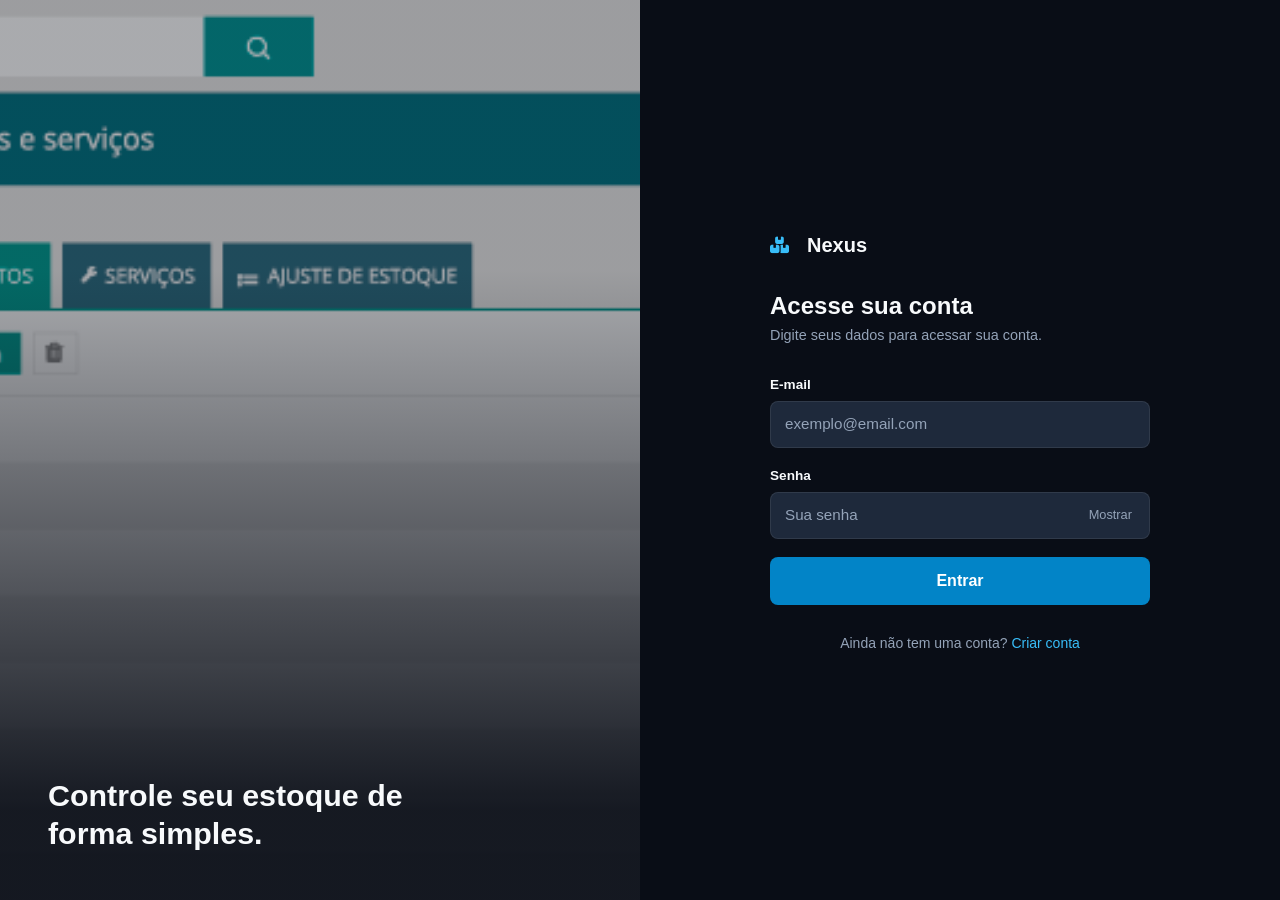
<file: servicos/usuarios.html>
<!DOCTYPE html><html lang="pt-br"><head><meta charset="UTF-8"><meta name="viewport" content="width=device-width,initial-scale=1"><title>Usuários | Nexus</title><link href="https://cdn.jsdelivr.net/npm/bootstrap@5.3.8/dist/css/bootstrap.min.css" rel="stylesheet"><link href="https://cdnjs.cloudflare.com/ajax/libs/font-awesome/6.5.1/css/all.min.css" rel="stylesheet"><link href="../assets/css/principal.css" rel="stylesheet"><link href="../assets/css/usuarios.css" rel="stylesheet"></head>
<body class="d-flex flex-column min-vh-100"><div data-nexus-header data-base="../" data-internal="true"></div><main class="flex-grow-1"><div class="container-fluid px-4 py-4"><h2 class="fw-bold text-white mb-3">Convide usuários</h2><div class="d-flex gap-2 mb-4"><button id="btn-convidar" class="btn btn-primary">Convidar</button><button id="btn-criar-cargo" class="btn btn-outline-light">Criar Cargo</button></div><div id="lista-convidados" class="d-flex flex-column gap-2"></div></div></main>
<div class="modal fade modal-dark" id="modal-convite" tabindex="-1"><div class="modal-dialog"><div class="modal-content"><form id="form-convite" class="p-3"><h5 id="convite-titulo">Convidar usuário</h5><label class="form-label mt-2">Nome</label><input id="c-nome" class="form-control" required><label class="form-label mt-2">E-mail</label><input id="c-email" type="email" class="form-control" required><label class="form-label mt-2">Cargo</label><select id="c-cargo" class="form-select"></select><div class="d-flex justify-content-end gap-2 mt-3"><button type="button" class="btn btn-secondary" data-bs-dismiss="modal">Cancelar</button><button class="btn btn-primary">Salvar</button></div></form></div></div></div>
<div class="modal fade modal-dark" id="modal-cargos" tabindex="-1"><div class="modal-dialog"><div class="modal-content p-3"><h5>Cargos</h5><form id="form-cargo" class="d-flex gap-2"><input id="cargo-nome" class="form-control" placeholder="Nome do cargo"><button class="btn btn-primary">Criar</button></form><div id="lista-cargos" class="mt-3"></div></div></div></div>
<div data-nexus-footer data-base="../"></div><script src="https://cdn.jsdelivr.net/npm/bootstrap@5.3.8/dist/js/bootstrap.bundle.min.js"></script><script src="../assets/js/database.js"></script><script src="../assets/js/app.js"></script><script src="../assets/js/usuarios-static.js"></script></body></html>
</file>
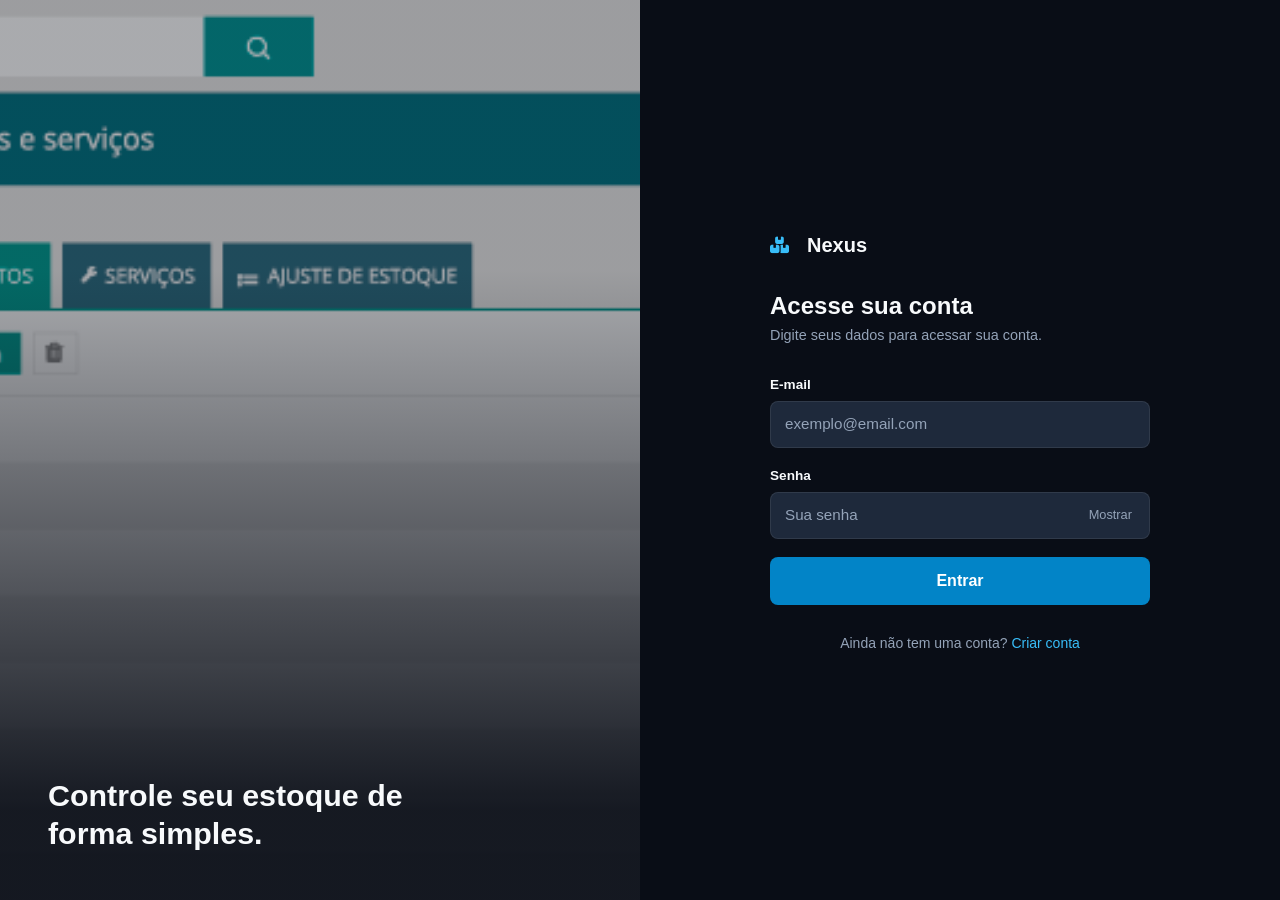
<file: servicos/workspace.html>
<!DOCTYPE html>
<html lang="pt-br"><head><meta charset="UTF-8"><meta name="viewport" content="width=device-width, initial-scale=1"><title>Workspace | Nexus</title><link href="https://cdn.jsdelivr.net/npm/bootstrap@5.3.8/dist/css/bootstrap.min.css" rel="stylesheet"><link href="https://cdnjs.cloudflare.com/ajax/libs/font-awesome/6.5.1/css/all.min.css" rel="stylesheet"><link href="../assets/css/principal.css" rel="stylesheet"></head>
<body class="d-flex flex-column min-vh-100"><div data-nexus-header data-base="../" data-internal="true" data-page="workspace"></div>
<main class="flex-grow-1 py-4"><div class="container workspace-shell"><section class="dashboard-card workspace-hero mb-4 p-4 p-lg-5"><div><span class="workspace-label">Workspace</span><h1 class="fw-bold text-white mb-2" id="boas-vindas"></h1><p class="text-secondary mb-3">Gerencie suas empresas e acesse os módulos do sistema.</p><div class="workspace-actions"><a href="criar-empresa.html" class="btn btn-primary btn-sm">+ Criar empresa</a></div></div><div class="workspace-stats"><div class="workspace-stat"><span class="workspace-stat__label">Empresas</span><strong id="empresa-contagem">0</strong></div><div class="workspace-stat"><span class="workspace-stat__label">Status</span><strong>Ativo</strong></div></div></section>
<div class="workspace-layout"><aside class="workspace-sidebar"><div class="dashboard-card p-3"><div class="workspace-panel-header"><h3>Perfil do usuário</h3></div><a href="perfil.html" class="workspace-user-card text-decoration-none d-flex align-items-center gap-3"><div class="workspace-avatar" id="avatar">U</div><div><h4 class="text-white mb-1" id="nome-usuario"></h4><small class="text-secondary" id="email-usuario"></small></div></a></div></aside><section class="workspace-content"><div class="dashboard-card p-4"><h4 class="text-white fw-bold fs-5">Empresas afiliadas</h4><div class="workspace-company-list mt-3" id="lista-empresas"></div></div></section></div></div></main>
<div data-nexus-footer data-base="../"></div>
<script src="https://cdn.jsdelivr.net/npm/bootstrap@5.3.8/dist/js/bootstrap.bundle.min.js"></script><script src="../assets/js/database.js"></script><script src="../assets/js/app.js"></script>
<script>
if (!NexusDB.session()) location.replace('../login/login.html');
const s=NexusDB.session(), u=NexusDB.getUsuario(s.usuario_id), empresas=NexusDB.listarEmpresas(s.usuario_id);
document.getElementById('boas-vindas').textContent='Bem-vindo(a), '+u.nome+'.'; document.getElementById('nome-usuario').textContent=u.nome; document.getElementById('email-usuario').textContent=u.email; document.getElementById('avatar').textContent=u.nome.trim().charAt(0).toUpperCase(); document.getElementById('empresa-contagem').textContent=empresas.length;
const lista=document.getElementById('lista-empresas'); if(!empresas.length){lista.innerHTML='<div class="workspace-empty">Nenhuma empresa cadastrada.</div>'} else empresas.forEach(({empresa,vinculo})=>{const a=document.createElement('a');a.href='dashboard.html?empresa_id='+empresa.id;a.className='workspace-company-link';a.innerHTML='<div class="workspace-company-card"><div class="workspace-company-top"><span class="workspace-company-tag">Empresa</span><span class="workspace-badge">'+empresa.plano+'</span></div><h5 class="text-white">'+empresa.nome+'</h5><p class="workspace-company-description">'+(empresa.descricao||'Sem descrição.')+'</p></div>';lista.appendChild(a);});
</script></body></html>
</file>
<file: assets/css/principal.css>
/* Cores principais */
:root {
--cor-fundo: #090d16;
--cor-header: #0f172a;
--cor-card: #1e293b;
--cor-texto: #f8fafc;
--cor-texto-secundario: #94a3b8;
--cor-azul: #38bdf8;
--cor-borda: rgba(255, 255, 255, 0.08);
}


/* Página */
body {
font-family: Arial, sans-serif;
background-color: var(--cor-fundo);
color: var(--cor-texto);
min-height: 100vh;
}


/* Cabeçalho */
header {
background-color: rgba(15, 23, 42, 0.9);
border-bottom: 1px solid var(--cor-borda);
backdrop-filter: blur(10px);
}


/* Logo */
.logo-icon {
color: var(--cor-azul);
}


/* Menu */
.nav-menu {
background-color: rgba(255, 255, 255, 0.03);
padding: 4px;
border: 1px solid var(--cor-borda);
border-radius: 10px;
}

.nav-btn {
border: none;
background: transparent;
color: var(--cor-texto-secundario);
padding: 8px 16px;
border-radius: 8px;
font-size: 14px;
cursor: pointer;
}

.nav-btn:hover {
color: var(--cor-azul);
}

.nav-btn.active {
background-color: var(--cor-card);
color: var(--cor-azul);
}


/* Botão de Login */
.login-btn {
color: var(--cor-texto-secundario);
}

.login-btn:hover {
color: var(--cor-azul);
}


/* Botão principal */
.btn-primary {
background-color: #0284c7;
border-color: #0284c7;
}

.btn-primary:hover {
background-color: #0369a1;
border-color: #0369a1;
}


/* Rodapé */
footer {
background-color: var(--cor-header);
border-top: 1px solid var(--cor-borda);
color: var(--cor-texto-secundario);
}

.footer-text {
margin-left: 5px;
}

footer a {
color: var(--cor-texto-secundario);
text-decoration: none;
}

footer a:hover {
color: var(--cor-azul);
}






/* Primeira seção */

.min-vh-75 {
min-height: 75vh;
}

.hero-image {
height: 400px;
position: relative;
overflow: hidden;


mask-image: linear-gradient(to right, black 60%, transparent 100%); /* Faz a imagem desaparecer para a direita */
-webkit-mask-image: linear-gradient(to right, black 60%, transparent 100%); /* Faz a imagem desaparecer para a direita */
}

.hero-image img {
width: 100%;
height: 100%;
object-fit: cover;
}


/* Links do menu (agora são <a>, não <button>) */
a.nav-btn {
display: inline-block;
text-decoration: none;
}

.nav-btn:focus-visible {
outline: 2px solid var(--cor-azul);
outline-offset: 2px;
}


/* Cards (termos, privacidade, suporte, depoimentos) */
.dashboard-card {
background-color: var(--cor-card);
border: 1px solid var(--cor-borda);
border-radius: 12px;
}

/* Estilos para os cards do workspace */
.workspace-shell {
display: flex;
flex-direction: column;
gap: 1.25rem;
}

.workspace-hero {
display: flex;
align-items: center;
justify-content: space-between;
gap: 1.5rem;
background: linear-gradient(135deg, rgba(15, 23, 42, 0.96), rgba(30, 41, 59, 0.9));
}

.workspace-label {
display: inline-block;
font-size: 0.72rem;
font-weight: 700;
letter-spacing: 0.12em;
text-transform: uppercase;
color: var(--cor-azul);
margin-bottom: 0.6rem;
}

.workspace-actions {
display: flex;
gap: 0.75rem;
flex-wrap: wrap;
}

.workspace-stats {
display: grid;
grid-template-columns: repeat(3, minmax(110px, 1fr));
gap: 0.75rem;
min-width: 300px;
}

.workspace-stat {
background: rgba(255, 255, 255, 0.03);
border: 1px solid var(--cor-borda);
border-radius: 10px;
padding: 0.9rem 1rem;
}

.workspace-stat__label {
display: block;
font-size: 0.72rem;
color: var(--cor-texto-secundario);
margin-bottom: 0.35rem;
}

.workspace-stat strong {
font-size: 1rem;
color: var(--cor-texto);
}

.workspace-layout {
display: grid;
grid-template-columns: 320px minmax(0, 1fr);
gap: 1.25rem;
}

.workspace-sidebar,
.workspace-content {
display: flex;
flex-direction: column;
gap: 1.25rem;
}

.workspace-panel-header {
margin-bottom: 1rem;
}

.workspace-panel-header h3 {
margin: 0;
font-size: 0.9rem;
font-weight: 700;
color: var(--cor-texto);
text-transform: uppercase;
letter-spacing: 0.04em;
}

.workspace-user-card {
display: flex;
align-items: center;
gap: 0.9rem;
margin-bottom: 1rem;
}

.workspace-avatar {
width: 46px;
height: 46px;
display: flex;
align-items: center;
justify-content: center;
border-radius: 50%;
background: linear-gradient(135deg, var(--cor-azul), #8b5cf6);
color: #fff;
font-weight: 700;
font-size: 1.05rem;
}

.workspace-user-meta {
display: grid;
gap: 0.8rem;
margin-bottom: 1rem;
}

.workspace-user-meta div {
display: flex;
justify-content: space-between;
gap: 1rem;
font-size: 0.82rem;
color: var(--cor-texto-secundario);
}

.workspace-user-meta strong {
color: var(--cor-texto);
font-weight: 600;
}

.workspace-bio {
font-size: 0.82rem;
line-height: 1.6;
color: var(--cor-texto-secundario);
padding-top: 0.8rem;
border-top: 1px solid var(--cor-borda);
}

.workspace-bio.muted {
opacity: 0.8;
}

.workspace-links {
display: flex;
flex-direction: column;
gap: 0.6rem;
}

.workspace-links a {
color: var(--cor-texto);
text-decoration: none;
background: rgba(255, 255, 255, 0.02);
border: 1px solid var(--cor-borda);
border-radius: 10px;
padding: 0.7rem 0.8rem;
font-size: 0.86rem;
}

.workspace-links a:hover {
color: var(--cor-azul);
border-color: rgba(56, 189, 248, 0.4);
}

.workspace-counter {
color: var(--cor-texto-secundario);
font-size: 0.8rem;
}

.workspace-company-list {
display: grid;
grid-template-columns: repeat(auto-fit, minmax(240px, 1fr));
gap: 1rem;
}

.workspace-company-link {
display: block;
text-decoration: none;
color: inherit;
transition: transform 0.2s ease;
}

.workspace-company-link:hover {
text-decoration: none;
color: inherit;
transform: translateY(-2px);
}

.workspace-company-card {
background-color: rgba(255, 255, 255, 0.02);
border: 1px solid var(--cor-borda);
border-radius: 12px;
padding: 1rem;
min-height: 220px;
}

.workspace-company-top {
display: flex;
justify-content: space-between;
align-items: center;
margin-bottom: 0.9rem;
}

.workspace-company-tag {
display: inline-block;
color: var(--cor-azul);
font-size: 0.7rem;
font-weight: 700;
letter-spacing: 0.1em;
text-transform: uppercase;
}

.workspace-badge {
display: inline-block;
background: rgba(56, 189, 248, 0.08);
color: #7dd3fc;
border: 1px solid rgba(56, 189, 248, 0.25);
border-radius: 999px;
padding: 0.25rem 0.55rem;
font-size: 0.7rem;
font-weight: 600;
text-transform: capitalize;
}

.workspace-company-description {
color: var(--cor-texto-secundario);
font-size: 0.87rem;
line-height: 1.6;
min-height: 80px;
}

.workspace-company-meta {
display: grid;
grid-template-columns: repeat(2, minmax(0, 1fr));
gap: 0.75rem;
padding-top: 0.75rem;
border-top: 1px solid var(--cor-borda);
}

.workspace-company-meta div {
display: flex;
flex-direction: column;
gap: 0.2rem;
}

.workspace-company-meta span {
color: var(--cor-texto-secundario);
font-size: 0.72rem;
}

.workspace-company-meta strong {
color: var(--cor-texto);
font-size: 0.8rem;
font-weight: 600;
}

.workspace-empty {
background: rgba(255, 255, 255, 0.02);
border: 1px dashed var(--cor-borda);
border-radius: 12px;
padding: 1.25rem;
color: var(--cor-texto-secundario);
}

@media (max-width: 991px) {
.workspace-hero {
flex-direction: column;
align-items: flex-start;
}

.workspace-layout {
grid-template-columns: 1fr;
}
}

@media (max-width: 576px) {
.workspace-stats {
grid-template-columns: 1fr;
min-width: 100%;
}
}
</file>
<file: assets/css/planos.css>
/* Seção de planos */
.secao-planos {
    width: 100%;
    max-width: 1200px;
    margin: 0 auto;
    padding: 40px 20px;
    text-align: center;
    box-sizing: border-box;
    color: var(--cor-texto);
}

.secao-planos .titulo-secao h1 {
    font-size: 32px;
    font-weight: 700;
    margin: 0 0 8px;
}

.secao-planos .titulo-secao p {
    color: var(--cor-texto-secundario);
    font-size: 15px;
    margin: 0 0 50px;
}

/* Grid dos cards */
.secao-planos .grid-planos {
    display: flex;
    justify-content: center;
    align-items: stretch;
    gap: 24px;
    flex-wrap: wrap;
}

/* Card base */
.secao-planos .card-plano {
    background-color: var(--cor-card);
    border: 1px solid var(--cor-borda);
    border-radius: 16px;
    padding: 32px 28px;
    width: 320px;
    text-align: left;
    position: relative;
    box-sizing: border-box;
    transition: transform 0.3s ease, border-color 0.3s ease;
}

.secao-planos .card-plano.popular {
    border-color: var(--cor-azul);
    box-shadow: 0 0 35px rgba(56, 189, 248, 0.25);
    transform: scale(1.03);
}

.secao-planos .badge-popular {
    position: absolute;
    top: -12px;
    left: 50%;
    transform: translateX(-50%);
    background-color: var(--cor-azul);
    color: #fff;
    font-size: 11px;
    font-weight: 700;
    padding: 4px 12px;
    border-radius: 20px;
    letter-spacing: 0.5px;
    white-space: nowrap;
}

.secao-planos .nome-plano {
    color: var(--cor-azul);
    font-size: 14px;
    font-weight: 600;
    margin-bottom: 20px;
}

.secao-planos .preco-plano {
    font-size: 36px;
    font-weight: 700;
    color: var(--cor-texto);
    margin-bottom: 24px;
    display: flex;
    align-items: baseline;
}

.secao-planos .preco-plano .moeda {
    font-size: 28px;
    margin-right: 6px;
}

.secao-planos .preco-plano .periodo {
    font-size: 13px;
    color: var(--cor-texto-secundario);
    font-weight: 400;
    margin-left: 4px;
}

.secao-planos .lista-recursos {
    list-style: none;
    padding: 0;
    margin: 0 0 32px;
}

.secao-planos .lista-recursos li {
    font-size: 14px;
    color: #cbd5e1;
    margin-bottom: 12px;
    display: flex;
    align-items: center;
    gap: 10px;
}

.secao-planos .lista-recursos li::before {
    content: "✓";
    color: var(--cor-azul);
    font-weight: bold;
}

.secao-planos .btn-acao {
    display: block;
    width: 100%;
    padding: 12px;
    text-align: center;
    border-radius: 8px;
    text-decoration: none;
    font-size: 14px;
    font-weight: 600;
    box-sizing: border-box;
    transition: background-color 0.3s ease, border-color 0.3s ease;
}

.secao-planos .btn-acao.outline {
    background: transparent;
    border: 1px solid rgba(255, 255, 255, 0.15);
    color: var(--cor-azul);
}

.secao-planos .btn-acao.outline:hover {
    border-color: var(--cor-azul);
}

.secao-planos .btn-acao.filled {
    background-color: var(--cor-azul);
    color: #fff;
    box-shadow: 0 0 15px rgba(56, 189, 248, 0.4);
}
</file>
<file: paginas/depoimentos/depoimentos.css>
/* Depoimentos */
.feedback-card {
display: flex;
flex-direction: column;
gap: 16px;
height: 100%;
}

.feedback-stars {
color: #fbbf24;
font-size: 0.9rem;
}

.feedback-texto {
flex: 1;
margin: 0;
line-height: 1.6;
}

.feedback-autor {
display: flex;
align-items: center;
gap: 12px;
}

.feedback-avatar {
display: grid;
place-items: center;
width: 40px;
height: 40px;
border-radius: 50%;
background-color: rgba(56, 189, 248, 0.15);
color: var(--cor-azul);
font-size: 0.85rem;
font-weight: 600;
}


/* Depoimentos: foto redonda no topo, estrelas, mensagem e nome */
.feedback-card {
align-items: center;
text-align: center;
}

.feedback-foto {
width: 80px;
height: 80px;
border-radius: 50%;
object-fit: cover;
border: 2px solid var(--cor-azul);
}

.feedback-iniciais {
display: grid;
place-items: center;
background-color: rgba(56, 189, 248, 0.15);
color: var(--cor-azul);
font-size: 1.4rem;
font-weight: 600;
}


/* Depoimentos em carrossel (rola com o mouse nas laterais) */
.feedback-carousel {
position: relative;
}

.feedback-trilho {
display: flex;
gap: 24px;
padding: 4px 0;
overflow-x: auto;
scrollbar-width: none;
}

.feedback-trilho::-webkit-scrollbar {
display: none;
}

.feedback-trilho:focus-visible {
outline: 2px solid var(--cor-azul);
outline-offset: 4px;
}

.feedback-carousel .feedback-card {
flex: 0 0 340px;
width: 340px;
height: auto;
}

.feedback-seta {
position: absolute;
top: 0;
bottom: 0;
z-index: 2;
width: 90px;
border: none;
color: var(--cor-texto);
font-size: 1.4rem;
cursor: pointer;
transition: opacity 0.2s;
}

.feedback-seta-esq {
left: 0;
background: linear-gradient(to right, var(--cor-fundo) 15%, transparent);
text-align: left;
padding-left: 12px;
}

.feedback-seta-dir {
right: 0;
background: linear-gradient(to left, var(--cor-fundo) 15%, transparent);
text-align: right;
padding-right: 12px;
}

.feedback-seta:hover,
.feedback-seta:focus-visible {
color: var(--cor-azul);
}

.feedback-seta.oculta {
opacity: 0;
pointer-events: none;
}

@media (max-width: 575px) {
.feedback-carousel .feedback-card {
flex-basis: 280px;
width: 280px;
}

.feedback-seta {
width: 48px;
}
}

.feedback-seta {
display: flex;
align-items: center;
}

.feedback-seta-esq {
justify-content: flex-start;
}

.feedback-seta-dir {
justify-content: flex-end;
}
</file>
<file: assets/css/autenticacao.css>
.auth-page {
    display: grid;
    grid-template-columns: 1fr 1fr;
    min-height: 100vh;
}

/* Lado esquerdo: imagem + frase */
.auth-visual {
    position: relative;
    display: flex;
    align-items: flex-end;
    padding: 48px;
    background: url("../img/estoque.png") center / cover no-repeat, var(--cor-header);
}

.auth-visual::before {
    content: "";
    position: absolute;
    inset: 0;
    background: linear-gradient(to top, rgba(9, 13, 22, 0.95) 10%, rgba(9, 13, 22, 0.35) 70%);
}

.auth-visual p {
    position: relative;
    margin: 0;
    max-width: 420px;
    font-size: 1.9rem;
    font-weight: 700;
    line-height: 1.25;
}

/* Lado direito: formulário */
.auth-side {
    display: flex;
    flex-direction: column;
    justify-content: center;
    align-items: center;
    padding: 32px 24px;
    background-color: var(--cor-fundo);
}

.auth-box {
    width: 100%;
    max-width: 380px;
}

.auth-logo {
    display: inline-flex;
    align-items: center;
    gap: 10px;
    margin-bottom: 32px;
    font-weight: 700;
    font-size: 1.1rem;
    color: var(--cor-texto);
    text-decoration: none;
}

.auth-logo .logo-icon {
    display: inline-flex;
    align-items: center;
    justify-content: center;
    font-size: 1.05rem;
}

.auth-box h1 {
    font-size: 1.5rem;
    font-weight: 700;
    margin-bottom: 4px;
}

.auth-sub {
    color: var(--cor-texto-secundario);
    font-size: 0.9rem;
    margin-bottom: 28px;
}

/* Campos */
.auth-box label {
    display: block;
    margin-bottom: 6px;
    font-size: 0.85rem;
    font-weight: 600;
}

.campo {
    margin-bottom: 18px;
}

.campo input {
    width: 100%;
    padding: 11px 14px;
    background-color: var(--cor-card);
    border: 1px solid var(--cor-borda);
    border-radius: 8px;
    color: var(--cor-texto);
    font-size: 0.95rem;
}

.campo input::placeholder {
    color: var(--cor-texto-secundario);
}

.campo input:focus {
    outline: none;
    border-color: var(--cor-azul);
    box-shadow: 0 0 0 3px rgba(56, 189, 248, 0.2);
}

/* Campo de senha com botão mostrar/ocultar */
.campo-senha {
    position: relative;
}

.campo-senha input {
    padding-right: 84px;
}

.btn-mostrar {
    position: absolute;
    top: 50%;
    right: 8px;
    transform: translateY(-50%);
    padding: 4px 10px;
    background: transparent;
    border: none;
    border-radius: 6px;
    color: var(--cor-texto-secundario);
    font-size: 0.8rem;
    cursor: pointer;
}

.btn-mostrar:hover,
.btn-mostrar:focus-visible {
    color: var(--cor-azul);
}

/* Botão principal */
.btn-auth {
    width: 100%;
    padding: 12px;
    background-color: #0284c7;
    border: none;
    border-radius: 8px;
    color: #fff;
    font-weight: 600;
    cursor: pointer;
}

.btn-auth:hover {
    background-color: #0369a1;
}

.btn-auth:focus-visible {
    outline: 2px solid var(--cor-azul);
    outline-offset: 2px;
}

/* Mensagens */
.aviso {
    display: none;
    margin-bottom: 18px;
    padding: 10px 14px;
    border-radius: 8px;
    font-size: 0.875rem;
}

.aviso.erro {
    display: block;
    background-color: rgba(239, 68, 68, 0.12);
    border: 1px solid rgba(239, 68, 68, 0.4);
    color: #fca5a5;
}

.aviso.sucesso {
    display: block;
    background-color: rgba(34, 197, 94, 0.12);
    border: 1px solid rgba(34, 197, 94, 0.4);
    color: #86efac;
}

/* Link para a outra página */
.auth-troca {
    margin-top: 28px;
    text-align: center;
    font-size: 0.875rem;
    color: var(--cor-texto-secundario);
}

.auth-troca a {
    color: var(--cor-azul);
    text-decoration: none;
}

.auth-troca a:hover {
    text-decoration: underline;
}

/* Celular: some a imagem */
@media (max-width: 767px) {
    .auth-page {
        grid-template-columns: 1fr;
    }

    .auth-visual {
        display: none;
    }
}
</file>
<file: assets/css/suporte.css>
/* Página de Suporte (central de ajuda) */
.sup-hero {
    background-color: #0b1220;
    border-bottom: 1px solid var(--cor-borda);
    padding: 64px 0 48px;
    text-align: center;
}

.sup-eyebrow {
    color: var(--cor-azul);
    font-size: 0.75rem;
    letter-spacing: 0.08em;
}

.sup-busca {
    max-width: 560px;
    margin: 0 auto 0.75rem;
    display: flex;
    align-items: center;
    gap: 0.75rem;
    background-color: var(--cor-card);
    border: 1px solid rgba(255, 255, 255, 0.14);
    border-radius: 12px;
    padding: 0 1rem;
    color: var(--cor-texto-secundario);
}

.sup-busca:focus-within {
    border-color: var(--cor-azul);
    box-shadow: 0 0 0 3px rgba(56, 189, 248, 0.2);
}

.sup-busca input {
    flex: 1;
    height: 52px;
    background: transparent;
    border: 0;
    outline: 0;
    color: var(--cor-texto);
}

.sup-busca input::placeholder {
    color: var(--cor-texto-secundario);
}

.sup-sug {
    color: var(--cor-azul);
    text-decoration: none;
    margin-left: 0.5rem;
}

.sup-sug:hover {
    text-decoration: underline;
}

.sup-titulo {
    font-size: 1.25rem;
    font-weight: 700;
    margin-bottom: 0.25rem;
}

.sup-sub {
    color: var(--cor-texto-secundario);
    font-size: 0.9rem;
    margin-bottom: 1rem;
}

/* Ícone em quadrado azul */
.sup-ico {
    width: 38px;
    height: 38px;
    border-radius: 8px;
    background-color: rgba(56, 189, 248, 0.12);
    color: var(--cor-azul);
    display: inline-flex;
    align-items: center;
    justify-content: center;
    font-size: 1.05rem;
    margin-bottom: 0.5rem;
}

/* Cartões de assunto */
.sup-atalho {
    padding: 1rem;
    color: var(--cor-texto);
    cursor: pointer;
    transition: border-color 0.15s ease;
}

.sup-atalho:hover,
.sup-atalho.on {
    border-color: var(--cor-azul);
}

/* Filtros */
.sup-chip {
    font-size: 0.8rem;
    padding: 6px 14px;
    margin: 0 6px 6px 0;
    border-radius: 999px;
    border: 1px solid var(--cor-borda);
    background: transparent;
    color: var(--cor-texto-secundario);
    cursor: pointer;
}

.sup-chip:hover {
    color: var(--cor-azul);
}

.sup-chip.on {
    background-color: var(--cor-card);
    color: var(--cor-azul);
    border-color: var(--cor-azul);
}

/* Sanfona */
.sup-item {
    background-color: var(--cor-card);
    border: 1px solid var(--cor-borda);
    border-radius: 12px;
    margin-bottom: 0.6rem;
}

.sup-item[open] {
    border-color: var(--cor-azul);
}

.sup-item summary {
    list-style: none;
    display: flex;
    align-items: center;
    gap: 0.75rem;
    padding: 0.9rem 1.1rem;
    cursor: pointer;
    font-weight: 500;
}

.sup-item summary::-webkit-details-marker {
    display: none;
}

.sup-q {
    flex: 1;
}

.sup-tag {
    font-size: 0.7rem;
    color: var(--cor-texto-secundario);
    border: 1px solid var(--cor-borda);
    border-radius: 999px;
    padding: 2px 10px;
    white-space: nowrap;
}

.sup-seta {
    color: var(--cor-texto-secundario);
    font-size: 0.8rem;
    transition: transform 0.2s ease;
}

.sup-item[open] .sup-seta {
    transform: rotate(180deg);
    color: var(--cor-azul);
}

.sup-resp {
    padding: 0 1.1rem 1rem;
    color: var(--cor-texto-secundario);
    font-size: 0.9rem;
    line-height: 1.65;
}

.sup-fb {
    display: flex;
    align-items: center;
    gap: 0.5rem;
    margin-top: 0.9rem;
    padding-top: 0.7rem;
    border-top: 1px solid var(--cor-borda);
    font-size: 0.8rem;
}

.sup-fb button {
    background: transparent;
    border: 1px solid var(--cor-borda);
    color: var(--cor-texto-secundario);
    border-radius: 6px;
    padding: 2px 10px;
    font-size: 0.8rem;
}

.sup-fb button:hover {
    border-color: var(--cor-azul);
    color: var(--cor-azul);
}

.sup-ponto {
    width: 8px;
    height: 8px;
    border-radius: 50%;
    background-color: #34d399;
    display: inline-block;
}

@media (max-width: 575px) {
    .sup-tag {
        display: none;
    }
}
</file>
<file: assets/css/termos.css>
/* Página de Termos de Uso */
.termos-hero {
    background-color: #0b1220;
    border-bottom: 1px solid var(--cor-borda);
    padding: 56px 0 44px;
}

.termos-eyebrow {
    color: var(--cor-azul);
    font-size: 0.75rem;
    letter-spacing: 0.08em;
}

.termos-data {
    display: inline-block;
    font-size: 0.8rem;
    color: var(--cor-texto-secundario);
    border: 1px solid var(--cor-borda);
    border-radius: 999px;
    padding: 5px 14px;
}

.termos-ico {
    flex: 0 0 auto;
    width: 38px;
    height: 38px;
    border-radius: 8px;
    background-color: rgba(56, 189, 248, 0.12);
    color: var(--cor-azul);
    display: inline-flex;
    align-items: center;
    justify-content: center;
}

/* Índice lateral */
.termos-indice {
    position: sticky;
    top: 100px;
    display: flex;
    flex-direction: column;
    gap: 2px;
}

.termos-indice-titulo {
    font-size: 0.7rem;
    letter-spacing: 0.08em;
    color: var(--cor-texto-secundario);
    padding: 0 12px 8px;
}

.termos-indice a {
    color: var(--cor-texto-secundario);
    text-decoration: none;
    font-size: 0.85rem;
    padding: 6px 12px;
    border-left: 2px solid var(--cor-borda);
    transition: color 0.15s ease, border-color 0.15s ease;
}

.termos-indice a:hover {
    color: var(--cor-texto);
}

.termos-indice a.ativo {
    color: var(--cor-azul);
    border-left-color: var(--cor-azul);
    background-color: rgba(56, 189, 248, 0.06);
}

/* Seções */
.termos-secao {
    scroll-margin-top: 100px;
}

.termos-h2 {
    display: flex;
    align-items: center;
    gap: 12px;
    font-size: 1.15rem;
    font-weight: 700;
    margin-bottom: 0.9rem;
}

.termos-num {
    flex: 0 0 auto;
    width: 28px;
    height: 28px;
    border-radius: 50%;
    background-color: rgba(56, 189, 248, 0.12);
    color: var(--cor-azul);
    font-size: 0.8rem;
    display: inline-flex;
    align-items: center;
    justify-content: center;
}

.termos-texto {
    color: var(--cor-texto-secundario);
    font-size: 0.95rem;
    line-height: 1.7;
}

.termos-texto p:last-child,
.termos-texto ul:last-child {
    margin-bottom: 0;
}

.termos-texto li {
    margin-bottom: 0.35rem;
}

.termos-texto a {
    color: var(--cor-azul);
}

/* Botão voltar ao topo */
.termos-topo {
    position: fixed;
    right: 24px;
    bottom: 24px;
    width: 42px;
    height: 42px;
    border-radius: 50%;
    background-color: var(--cor-card);
    border: 1px solid var(--cor-borda);
    color: var(--cor-azul);
    display: flex;
    align-items: center;
    justify-content: center;
    text-decoration: none;
    opacity: 0;
    pointer-events: none;
    transition: opacity 0.2s ease;
}

.termos-topo.visivel {
    opacity: 1;
    pointer-events: auto;
}

.termos-topo:hover {
    border-color: var(--cor-azul);
}
</file>
<file: assets/css/dashboard.css>
.card-custom {
    background-color: var(--cor-card);
    border: 1px solid var(--cor-borda);
    border-radius: 0.5rem;
    padding: 1.25rem;
    height: 100%;
}

.filter-section {
    background-color: var(--cor-header);
    border: 1px solid var(--cor-borda);
    border-radius: 0.5rem;
    padding: 1.25rem;
}

.form-control-dark,
.form-select-dark {
    background-color: var(--cor-fundo);
    border: 1px solid var(--cor-borda);
    color: var(--cor-texto);
    font-size: 0.875rem;
}

.form-control-dark:focus,
.form-select-dark:focus {
    background-color: var(--cor-fundo);
    color: var(--cor-texto);
    border-color: var(--cor-azul);
    box-shadow: none;
}

.table-dark-custom {
    color: var(--cor-texto);
    font-size: 0.85rem;
}

table.table-dark-custom thead th {
    background-color: var(--cor-header);
    color: #fff !important;
    border-bottom: 1px solid var(--cor-borda);
    font-weight: 600;
}

table.table-dark-custom tbody td {
    background-color: var(--cor-card);
    color: #fff !important;
    border-bottom: 1px solid var(--cor-borda);
}

table.table-dark-custom th *,
table.table-dark-custom td * {
    color: #fff !important;
}
</file>
<file: assets/css/logs.css>
body {
    background: linear-gradient(180deg, #090d16 0%, #0b1220 100%);
}

.logs-shell {
    max-width: 1280px;
}

.logs-panel,
.logs-form-panel,
.logs-list-panel {
    background: rgba(15, 23, 42, 0.9);
    border: 1px solid rgba(255, 255, 255, 0.08);
    border-radius: 16px;
    box-shadow: 0 16px 32px rgba(15, 23, 42, 0.22);
}

.logs-header {
    display: flex;
    justify-content: space-between;
    align-items: center;
    gap: 1rem;
    padding: 1.5rem 1.5rem 0.75rem;
}

.logs-header h1 {
    margin: 0;
    font-size: 2rem;
    color: #fff;
}

.logs-eyebrow {
    display: inline-block;
    font-size: 11px;
    letter-spacing: 0.12em;
    text-transform: uppercase;
    color: #38bdf8;
    font-weight: 700;
    margin-bottom: 0.5rem;
}

.logs-toolbar {
    display: flex;
    justify-content: space-between;
    align-items: center;
    gap: 1rem;
    padding: 0 1.5rem 1.5rem;
    flex-wrap: wrap;
}

.logs-tabs {
    display: flex;
    gap: 0.5rem;
    flex-wrap: wrap;
}

.logs-tab {
    padding: 0.52rem 0.9rem;
    border-radius: 999px;
    border: 1px solid rgba(255, 255, 255, 0.08);
    color: #cbd5e1;
    text-decoration: none;
    font-size: 0.8rem;
}

.logs-tab.active {
    background: #38bdf8;
    color: #06131d;
    border-color: #38bdf8;
    font-weight: 700;
}

.logs-filters {
    display: flex;
    gap: 0.75rem;
    align-items: end;
    flex-wrap: wrap;
}

.logs-filters label,
.logs-form label {
    display: flex;
    flex-direction: column;
    gap: 0.45rem;
    color: #cbd5e1;
    font-size: 0.8rem;
}

.logs-filters input,
.logs-form input,
.logs-form select,
.logs-form textarea {
    background: #0b1220;
    border: 1px solid rgba(255, 255, 255, 0.08);
    color: #fff;
    border-radius: 10px;
    padding: 0.7rem 0.8rem;
}

.logs-grid {
    display: grid;
    grid-template-columns: 370px minmax(0, 1fr);
    gap: 1.25rem;
    margin-top: 1.25rem;
}

.logs-form-panel {
    padding: 1.25rem;
}

.logs-form-header h2 {
    color: #fff;
    margin: 0 0 1rem;
    font-size: 1.1rem;
}

.logs-form {
    display: flex;
    flex-direction: column;
    gap: 1rem;
}

.field-row {
    display: grid;
    grid-template-columns: repeat(2, minmax(0, 1fr));
    gap: 0.8rem;
}

.logs-form input[name="quantidade"] {
    width: 100%;
    max-width: 10rem;
    min-width: 0;
    box-sizing: border-box;
}

.logs-list-panel {
    padding: 1rem;
    display: flex;
    flex-direction: column;
    gap: 0.9rem;
}

.logs-empty {
    background: rgba(255, 255, 255, 0.02);
    border: 1px dashed rgba(255, 255, 255, 0.1);
    border-radius: 12px;
    padding: 1.25rem;
    color: #94a3b8;
}

.log-card {
    border: 1px solid rgba(255, 255, 255, 0.08);
    border-radius: 12px;
    background: rgba(255, 255, 255, 0.02);
    overflow: hidden;
}

.log-card summary {
    list-style: none;
    display: flex;
    justify-content: space-between;
    align-items: center;
    gap: 1rem;
    cursor: pointer;
    padding: 1rem;
}

.log-card summary::-webkit-details-marker {
    display: none;
}

.log-card__summary {
    display: flex;
    align-items: center;
    gap: 0.75rem;
    min-width: 0;
}

.log-card__title {
    color: #fff;
    font-weight: 600;
    white-space: nowrap;
    overflow: hidden;
    text-overflow: ellipsis;
}

.log-card__meta {
    display: flex;
    align-items: center;
    gap: 0.75rem;
    color: #94a3b8;
    font-size: 0.75rem;
}

.log-pill {
    display: inline-flex;
    padding: 0.35rem 0.6rem;
    border-radius: 999px;
    font-size: 0.67rem;
    font-weight: 700;
    letter-spacing: 0.06em;
}

.log-pill--ocorrencia {
    background: rgba(248, 113, 113, 0.12);
    color: #fca5a5;
    border: 1px solid rgba(248, 113, 113, 0.3);
}

.log-pill--suporte {
    background: rgba(96, 165, 250, 0.12);
    color: #93c5fd;
    border: 1px solid rgba(96, 165, 250, 0.3);
}

.log-pill--entrada {
    background: rgba(52, 211, 153, 0.12);
    color: #6ee7b7;
    border: 1px solid rgba(52, 211, 153, 0.3);
}

.log-pill--saida {
    background: rgba(251, 191, 36, 0.12);
    color: #fcd34d;
    border: 1px solid rgba(251, 191, 36, 0.3);
}

.log-pill--ajuste {
    background: rgba(168, 85, 247, 0.12);
    color: #c4b5fd;
    border: 1px solid rgba(168, 85, 247, 0.3);
}

.log-pill--requisicao {
    background: rgba(45, 212, 191, 0.12);
    color: #99f6e4;
    border: 1px solid rgba(45, 212, 191, 0.3);
}

.log-chevron {
    color: #94a3b8;
    font-size: 0.75rem;
}

.log-card__body {
    border-top: 1px solid rgba(255, 255, 255, 0.08);
    padding: 1rem;
    color: #cbd5e1;
}

.log-card__info {
    display: grid;
    grid-template-columns: repeat(3, minmax(0, 1fr));
    gap: 0.75rem;
    margin-bottom: 0.9rem;
}

.log-card__info div {
    background: rgba(255, 255, 255, 0.02);
    border: 1px solid rgba(255, 255, 255, 0.05);
    border-radius: 10px;
    padding: 0.7rem;
}

.log-card__info span {
    display: block;
    font-size: 0.68rem;
    color: #94a3b8;
    margin-bottom: 0.28rem;
}

.log-card__info strong {
    color: #fff;
    font-size: 0.83rem;
}

.log-card__meta-row {
    display: flex;
    gap: 0.5rem;
    align-items: center;
    flex-wrap: wrap;
}

@media (max-width: 991px) {
    .logs-grid {
        grid-template-columns: 1fr;
    }
}

@media (max-width: 576px) {
    .field-row,
    .log-card__info {
        grid-template-columns: 1fr;
    }

    .logs-header {
        flex-direction: column;
        align-items: flex-start;
    }
}
</file>
<file: assets/css/perfil.css>
.perfil-shell {
    max-width: 760px;
    margin: 0 auto;
}

.perfil-card {
    background: var(--cor-card);
    border: 1px solid var(--cor-borda);
    border-radius: 20px;
    padding: 2rem;
    box-shadow: 0 20px 40px rgba(2, 6, 23, 0.25);
}

.perfil-header {
    display: flex;
    align-items: center;
    gap: 1rem;
    padding-bottom: 1.25rem;
    border-bottom: 1px solid rgba(255, 255, 255, 0.08);
}

.perfil-avatar {
    width: 72px;
    height: 72px;
    border-radius: 50%;
    background: linear-gradient(135deg, #38bdf8, #0ea5e9);
    color: #fff;
    display: flex;
    align-items: center;
    justify-content: center;
    font-size: 1.8rem;
    font-weight: 700;
}

.perfil-form {
    display: flex;
    flex-direction: column;
    gap: 1rem;
    padding-top: 1.5rem;
}

.form-grid {
    display: grid;
    grid-template-columns: 1fr 1fr;
    gap: 1rem;
}

.form-control,
.form-select,
textarea {
    border-radius: 12px;
}

@media (max-width: 767px) {
    .perfil-card {
        padding: 1.25rem;
    }

    .form-grid {
        grid-template-columns: 1fr;
    }
}
</file>
<file: assets/css/usuarios.css>
/* Convidados */
.convidado-item {
display: flex;
align-items: center;
flex-wrap: wrap;
gap: 0.5rem 1.5rem;
width: 100%;
background-color: var(--cor-card);
border: 1px solid var(--cor-borda);
border-radius: 0.5rem;
padding: 1rem 1.25rem;
color: var(--cor-texto);
text-align: left;
cursor: pointer;
}

.convidado-item:hover {
border-color: var(--cor-azul);
}

.convidado-nome {
flex: 1 1 200px;
font-weight: 600;
}

.convidado-email {
flex: 1 1 240px;
font-size: 0.875rem;
color: var(--cor-texto-secundario);
word-break: break-all;
}

.convidado-cargo {
font-size: 0.75rem;
padding: 0.25rem 0.75rem;
border-radius: 999px;
border: 1px solid var(--cor-azul);
color: var(--cor-azul);
white-space: nowrap;
}

.convidado-cargo.sem-cargo {
border-color: var(--cor-texto-secundario);
color: var(--cor-texto-secundario);
}


/* Cargos */
.cargo-item {
display: flex;
align-items: center;
justify-content: space-between;
gap: 1rem;
padding: 0.5rem 0.25rem;
border-bottom: 1px solid var(--cor-borda);
}

.cargo-item:last-child {
border-bottom: none;
}


/* Modal */
.modal-dark .modal-content {
background-color: var(--cor-card);
color: var(--cor-texto);
border: 1px solid var(--cor-borda);
}

.modal-dark .modal-header,
.modal-dark .modal-footer {
border-color: var(--cor-borda);
}

.modal-dark .form-label {
color: var(--cor-texto-secundario);
font-size: 0.8rem;
margin-bottom: 0.25rem;
}

.modal-dark .form-control,
.modal-dark .form-select {
background-color: var(--cor-header);
border: 1px solid var(--cor-borda);
color: var(--cor-texto);
font-size: 0.875rem;
}

.modal-dark .form-control:focus,
.modal-dark .form-select:focus {
background-color: var(--cor-header);
color: #fff;
border-color: var(--cor-azul);
box-shadow: none;
}
</file>
